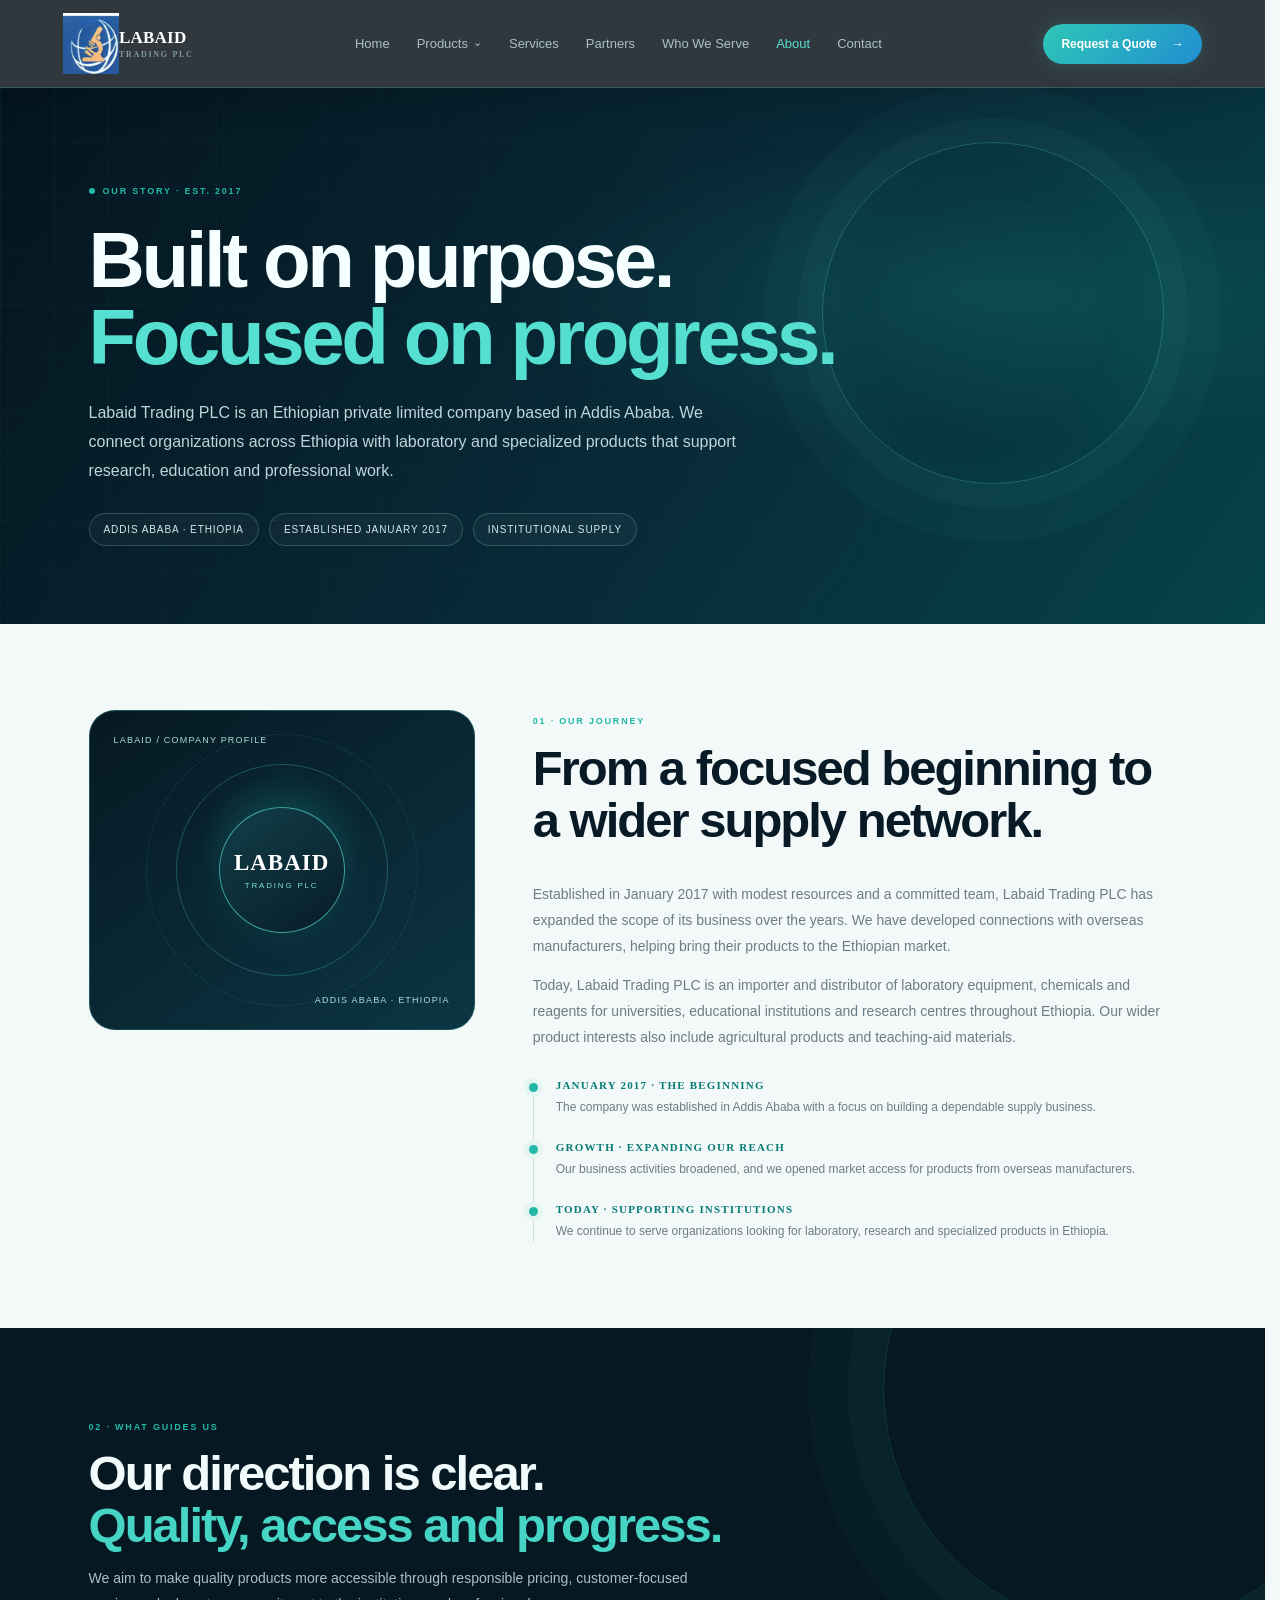
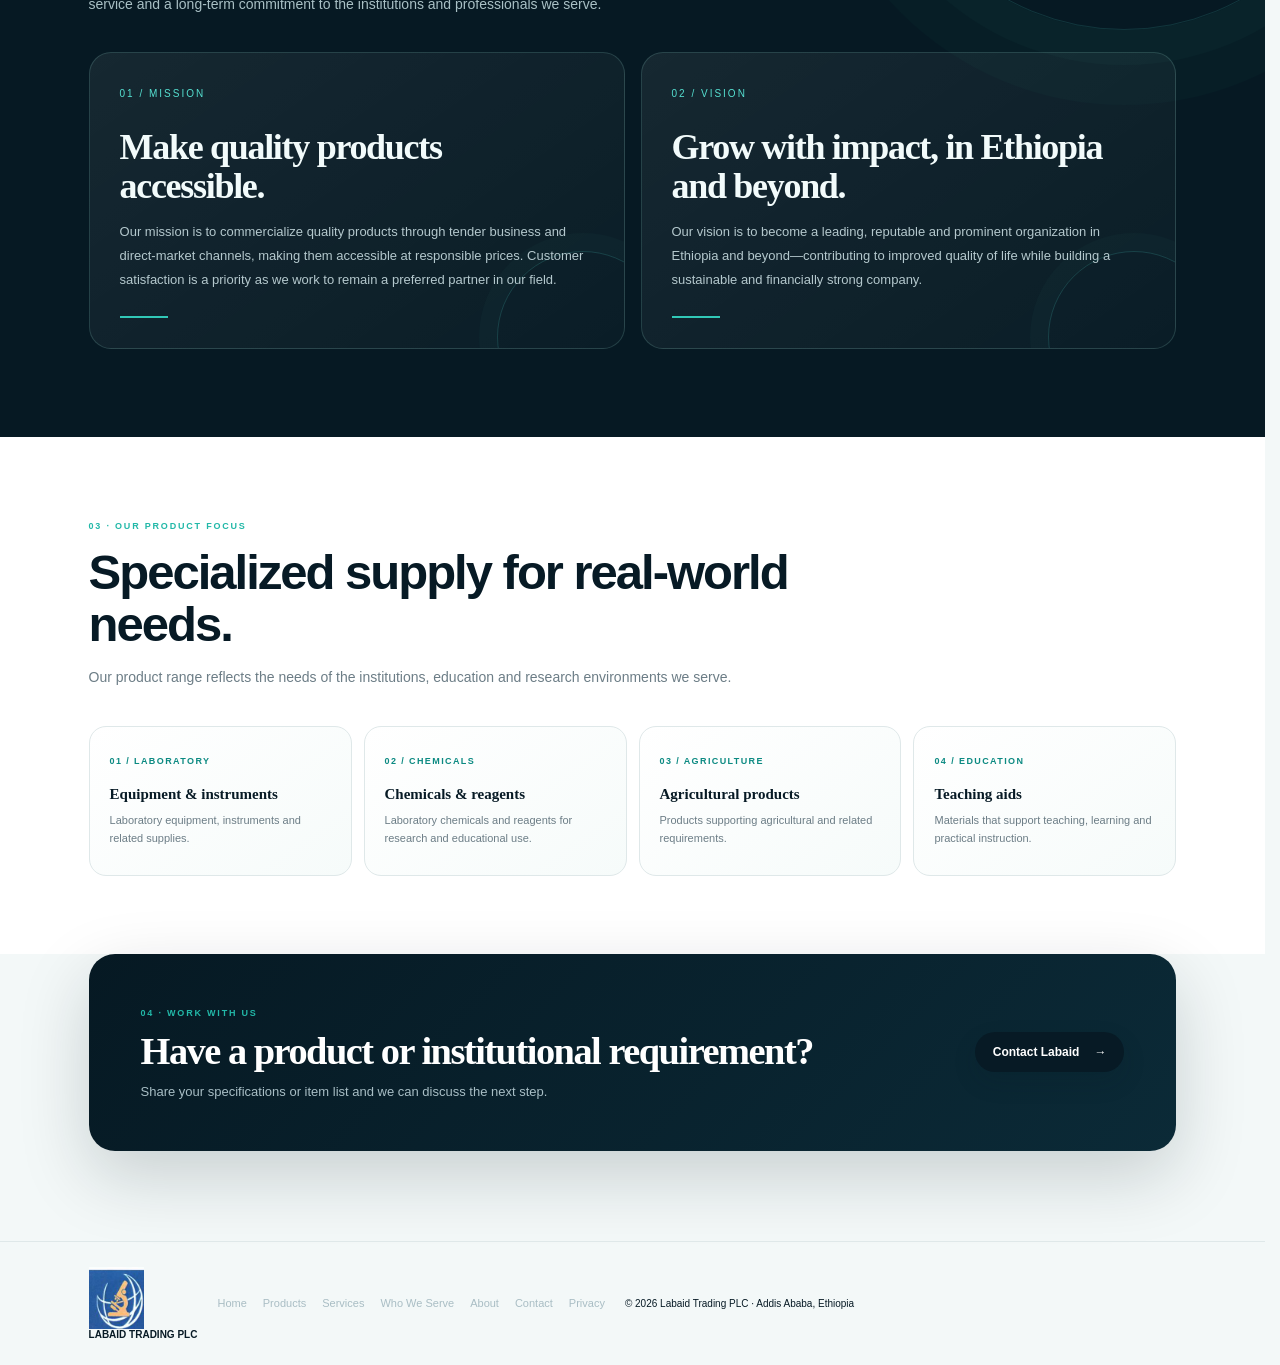
<file: about.html>
<!doctype html>
<html lang="en">
<head>
<meta charset="utf-8">
<meta name="viewport" content="width=device-width,initial-scale=1">
<meta name="description" content="Discover Labaid Trading PLC's history, mission and vision. An Ethiopian importer and distributor of laboratory equipment, chemicals, reagents and specialized supplies.">
<meta name="theme-color" content="#061923">
<title>About Labaid Trading PLC | Our Story, Mission & Vision</title>
<link rel="stylesheet" href="styles.css"><link rel="stylesheet" href="responsive-upgrade.css">
<style>
/* About-page experience: a restrained sci-fi aesthetic that stays consistent with Labaid's existing identity. */
.about-orbit-hero{position:relative;isolation:isolate;overflow:hidden;min-height:470px;padding:92px 7% 78px;background:radial-gradient(ellipse at 78% 38%,rgba(34,184,168,.18),transparent 34%),linear-gradient(125deg,#04151e,#082b39 58%,#06434a);color:#f5ffff}
.about-orbit-hero:before{content:"";position:absolute;inset:0;z-index:-1;opacity:.18;background-image:linear-gradient(rgba(126,232,220,.2) 1px,transparent 1px),linear-gradient(90deg,rgba(126,232,220,.2) 1px,transparent 1px);background-size:54px 54px;mask-image:linear-gradient(110deg,#000,transparent 82%)}
.about-orbit-hero:after{content:"";position:absolute;z-index:-1;width:340px;height:340px;right:8%;top:54px;border:1px solid rgba(92,226,212,.28);border-radius:50%;box-shadow:0 0 0 24px rgba(92,226,212,.035),0 0 0 58px rgba(92,226,212,.025),inset 0 0 65px rgba(34,184,168,.08)}
.about-orbit-hero .hero-copy{max-width:780px}
.about-orbit-hero h1{font:800 clamp(42px,6.5vw,78px)/.98 Manrope,sans-serif;letter-spacing:-3.4px;margin:24px 0}
.about-orbit-hero h1 em{font-style:normal;color:#55dfd0}
.about-orbit-hero p{max-width:650px;color:#c0d4d9;font-size:16px;line-height:1.8}
.about-meta{display:flex;flex-wrap:wrap;gap:10px;margin-top:28px}
.about-meta span{border:1px solid rgba(170,235,228,.22);background:rgba(255,255,255,.035);border-radius:999px;padding:10px 14px;font-size:10px;letter-spacing:.9px;color:#d7e9e9}
.about-section{padding:86px 7%}
.about-section-head{max-width:760px;margin-bottom:35px}
.about-section-head h2,.about-values-head h2{font:800 clamp(31px,4vw,49px)/1.06 Manrope,sans-serif;letter-spacing:-2px;margin:14px 0}
.about-section-head p,.about-history-copy p{color:var(--muted);font-size:14px;line-height:1.85}
.about-history{display:grid;grid-template-columns:.75fr 1.25fr;gap:58px;align-items:start}
.about-history-visual{min-height:320px;border-radius:26px;position:relative;overflow:hidden;background:radial-gradient(circle at 50% 42%,rgba(50,214,196,.19),transparent 30%),linear-gradient(145deg,#061923,#0c3543);border:1px solid rgba(67,192,180,.28);display:grid;place-items:center}
.about-history-visual:before,.about-history-visual:after{content:"";position:absolute;border:1px solid rgba(85,223,208,.28);border-radius:50%;width:210px;height:210px}
.about-history-visual:after{width:270px;height:270px;border-style:dashed;opacity:.6}
.about-history-core{width:126px;height:126px;border-radius:50%;display:flex;flex-direction:column;align-items:center;justify-content:center;background:linear-gradient(145deg,#123e49,#071d27);border:1px solid rgba(85,223,208,.65);box-shadow:0 0 42px rgba(34,184,168,.13);color:#fff;z-index:1}
.about-history-core strong{font:800 23px Manrope;letter-spacing:1px}.about-history-core small{font-size:8px;letter-spacing:1.8px;color:#7ce1d5;margin-top:5px}
.about-history-tag{position:absolute;z-index:2;font-size:9px;letter-spacing:1.2px;color:#a9dcd8}.about-history-tag.tag-top{top:24px;left:24px}.about-history-tag.tag-bottom{right:24px;bottom:24px}
.about-history-copy h3{font:800 25px/1.2 Manrope;letter-spacing:-.8px;margin:0 0 16px;color:var(--ink)}
.about-timeline{display:grid;gap:0;margin-top:28px;border-left:1px solid #c7e4e0;padding-left:22px}
.about-timeline-item{position:relative;padding:0 0 23px}
.about-timeline-item:last-child{padding-bottom:0}
.about-timeline-item:before{content:"";position:absolute;width:9px;height:9px;border-radius:50%;left:-27px;top:4px;background:#22b8a8;box-shadow:0 0 0 5px #e5f5f2}
.about-timeline-item b{display:block;font:800 11px Manrope;letter-spacing:1.2px;color:#087d77;margin-bottom:6px}
.about-timeline-item p{margin:0;font-size:12px;line-height:1.75;color:var(--muted)}
.about-values{background:#061923;color:#f2fbfb;padding:88px 7%;position:relative;overflow:hidden}
.about-values:before{content:"";position:absolute;right:-100px;top:-180px;width:480px;height:480px;border:1px solid rgba(85,223,208,.14);border-radius:50%;box-shadow:0 0 0 35px rgba(85,223,208,.025),0 0 0 75px rgba(85,223,208,.018);pointer-events:none}
.about-values-head{max-width:740px;position:relative}.about-values-head p{color:#a9c0c5;line-height:1.8;font-size:14px;max-width:620px}
.about-values-grid{display:grid;grid-template-columns:1fr 1fr;gap:16px;margin-top:35px;position:relative}
.about-value-card{min-height:250px;padding:30px;border:1px solid rgba(152,218,212,.18);border-radius:22px;background:linear-gradient(145deg,rgba(255,255,255,.065),rgba(255,255,255,.02));position:relative;overflow:hidden}
.about-value-card:after{content:"";position:absolute;right:-45px;bottom:-75px;width:170px;height:170px;border:1px solid rgba(85,223,208,.18);border-radius:50%;box-shadow:0 0 0 18px rgba(85,223,208,.025)}
.about-value-number{font-size:10px;letter-spacing:2px;color:#55dfd0}
.about-value-card h3{font:800 clamp(25px,3vw,36px)/1.1 Manrope;letter-spacing:-1.3px;margin:27px 0 13px}
.about-value-card p{max-width:520px;color:#b4c8cd;font-size:13px;line-height:1.85;margin:0;position:relative;z-index:1}
.about-value-card .value-line{height:2px;width:48px;background:#31c8b7;margin-top:24px}
.about-range{padding:78px 7%;background:#fff}
.about-range-grid{display:grid;grid-template-columns:repeat(4,1fr);gap:12px;margin-top:28px}
.about-range-item{border:1px solid var(--line);border-radius:17px;padding:23px 20px;min-height:150px;background:linear-gradient(145deg,#fff,#f6fbfa)}
.about-range-item span{font-size:9px;color:var(--accent);letter-spacing:1.4px;font-weight:800}
.about-range-item h3{font:800 15px Manrope;margin:18px 0 8px}
.about-range-item p{font-size:11px;line-height:1.65;color:var(--muted);margin:0}
@media(max-width:800px){.about-orbit-hero{padding:74px 6% 62px}.about-orbit-hero:after{right:-180px;opacity:.55}.about-section,.about-values,.about-range{padding:65px 6%}.about-history{grid-template-columns:1fr;gap:30px}.about-history-visual{min-height:260px}.about-values-grid{grid-template-columns:1fr}.about-range-grid{grid-template-columns:repeat(2,1fr)}}
@media(max-width:480px){.about-orbit-hero h1{letter-spacing:-2.3px}.about-meta{gap:7px}.about-meta span{font-size:9px}.about-range-grid{grid-template-columns:1fr}.about-value-card{padding:25px;min-height:220px}}
</style>
</head>
<body>
<div class="site-progress" aria-hidden="true"><span></span></div>
<header class="nav">
<a class="brand" href="index.html"><img class="brand-logo" src="labaid-logo.svg" alt="Labaid Trading PLC logo"><span>LABAID <small>TRADING PLC</small></span></a>
<nav>
<a href="index.html">Home</a>
<div class="nav-products-wrap">
<button class="nav-mega-trigger" type="button" aria-expanded="false">Products <span>⌄</span></button>
<div class="mega-menu" aria-label="Product categories">
<div class="mega-intro"><span class="eyebrow small">Labaid catalogue</span><strong>Explore the supply universe.</strong><p>Browse selected equipment and chemicals, then move directly to the live catalogue.</p><a href="products.html">Open full catalogue <span>→</span></a></div>
<div class="mega-links">
<a href="products.html?category=Laboratory%20Devices%20%26%20Instruments"><span class="mega-icon">⌬</span><strong>Laboratory</strong><small>Equipment &amp; instruments</small></a>
<a href="products.html?category=Laboratory%20Chemicals%20%26%20Reagents"><span class="mega-icon">◌</span><strong>Chemicals</strong><small>Reagents &amp; laboratory chemicals</small></a>
<a href="products.html"><span class="mega-icon">◈</span><strong>Scientific</strong><small>Research &amp; measurement</small></a>
<a href="products.html"><span class="mega-icon">✚</span><strong>Medical</strong><small>Clinical &amp; healthcare equipment</small></a>
</div>
<div class="mega-live"><span>LIVE</span><strong id="megaLiveCount">363</strong><small>published catalogue items</small></div>
</div>
</div>
<a href="services.html">Services</a><a href="partners.html">Partners</a><a href="who-we-serve.html">Who We Serve</a><a class="active" href="about.html">About</a><a href="contact.html">Contact</a>
</nav>
<button class="nav-menu" aria-label="Open menu" aria-expanded="false">☰</button><a class="nav-cta" href="contact.html">Request a Quote <span>→</span></a>
</header>
<main>
<section class="about-orbit-hero">
<div class="hero-copy">
<div class="eyebrow"><span></span> OUR STORY · EST. 2017</div>
<h1>Built on purpose.<br><em>Focused on progress.</em></h1>
<p>Labaid Trading PLC is an Ethiopian private limited company based in Addis Ababa. We connect organizations across Ethiopia with laboratory and specialized products that support research, education and professional work.</p>
<div class="about-meta"><span>ADDIS ABABA · ETHIOPIA</span><span>ESTABLISHED JANUARY 2017</span><span>INSTITUTIONAL SUPPLY</span></div>
</div>
</section>
<section class="about-section">
<div class="about-history">
<div class="about-history-visual" aria-label="Labaid Trading PLC company identity graphic">
<span class="about-history-tag tag-top">LABAID / COMPANY PROFILE</span>
<div class="about-history-core"><strong>LABAID</strong><small>TRADING PLC</small></div>
<span class="about-history-tag tag-bottom">ADDIS ABABA · ETHIOPIA</span>
</div>
<div class="about-history-copy">
<div class="about-section-head"><span class="eyebrow small">01 · OUR JOURNEY</span><h2>From a focused beginning to a wider supply network.</h2></div>
<p>Established in January 2017 with modest resources and a committed team, Labaid Trading PLC has expanded the scope of its business over the years. We have developed connections with overseas manufacturers, helping bring their products to the Ethiopian market.</p>
<p>Today, Labaid Trading PLC is an importer and distributor of laboratory equipment, chemicals and reagents for universities, educational institutions and research centres throughout Ethiopia. Our wider product interests also include agricultural products and teaching-aid materials.</p>
<div class="about-timeline">
<div class="about-timeline-item"><b>JANUARY 2017 · THE BEGINNING</b><p>The company was established in Addis Ababa with a focus on building a dependable supply business.</p></div>
<div class="about-timeline-item"><b>GROWTH · EXPANDING OUR REACH</b><p>Our business activities broadened, and we opened market access for products from overseas manufacturers.</p></div>
<div class="about-timeline-item"><b>TODAY · SUPPORTING INSTITUTIONS</b><p>We continue to serve organizations looking for laboratory, research and specialized products in Ethiopia.</p></div>
</div>
</div>
</div>
</section>
<section class="about-values">
<div class="about-values-head"><span class="eyebrow small">02 · WHAT GUIDES US</span><h2>Our direction is clear.<br><em>Quality, access and progress.</em></h2><p>We aim to make quality products more accessible through responsible pricing, customer-focused service and a long-term commitment to the institutions and professionals we serve.</p></div>
<div class="about-values-grid">
<article class="about-value-card"><span class="about-value-number">01 / MISSION</span><h3>Make quality products accessible.</h3><p>Our mission is to commercialize quality products through tender business and direct-market channels, making them accessible at responsible prices. Customer satisfaction is a priority as we work to remain a preferred partner in our field.</p><div class="value-line"></div></article>
<article class="about-value-card"><span class="about-value-number">02 / VISION</span><h3>Grow with impact, in Ethiopia and beyond.</h3><p>Our vision is to become a leading, reputable and prominent organization in Ethiopia and beyond—contributing to improved quality of life while building a sustainable and financially strong company.</p><div class="value-line"></div></article>
</div>
</section>
<section class="about-range">
<div class="about-section-head"><span class="eyebrow small">03 · OUR PRODUCT FOCUS</span><h2>Specialized supply for real-world needs.</h2><p>Our product range reflects the needs of the institutions, education and research environments we serve.</p></div>
<div class="about-range-grid">
<div class="about-range-item"><span>01 / LABORATORY</span><h3>Equipment &amp; instruments</h3><p>Laboratory equipment, instruments and related supplies.</p></div>
<div class="about-range-item"><span>02 / CHEMICALS</span><h3>Chemicals &amp; reagents</h3><p>Laboratory chemicals and reagents for research and educational use.</p></div>
<div class="about-range-item"><span>03 / AGRICULTURE</span><h3>Agricultural products</h3><p>Products supporting agricultural and related requirements.</p></div>
<div class="about-range-item"><span>04 / EDUCATION</span><h3>Teaching aids</h3><p>Materials that support teaching, learning and practical instruction.</p></div>
</div>
</section>
<section class="cta-strip"><div><span class="eyebrow small">04 · WORK WITH US</span><h2>Have a product or institutional requirement?</h2><p>Share your specifications or item list and we can discuss the next step.</p></div><a class="primary" href="contact.html">Contact Labaid <span>→</span></a></section>
</main>
<footer><div class="footer-bottom"><div><img class="brand-logo" src="labaid-logo.svg" alt="Labaid Trading PLC logo"><b>LABAID TRADING PLC</b></div><div class="footer-links"><a href="index.html">Home</a><a href="products.html">Products</a><a href="services.html">Services</a><a href="who-we-serve.html">Who We Serve</a><a href="about.html">About</a><a href="contact.html">Contact</a><a href="privacy.html">Privacy</a></div><span>© 2026 Labaid Trading PLC · Addis Ababa, Ethiopia</span></div></footer>
<script src="app.js"></script>
</body>
</html>
</file>
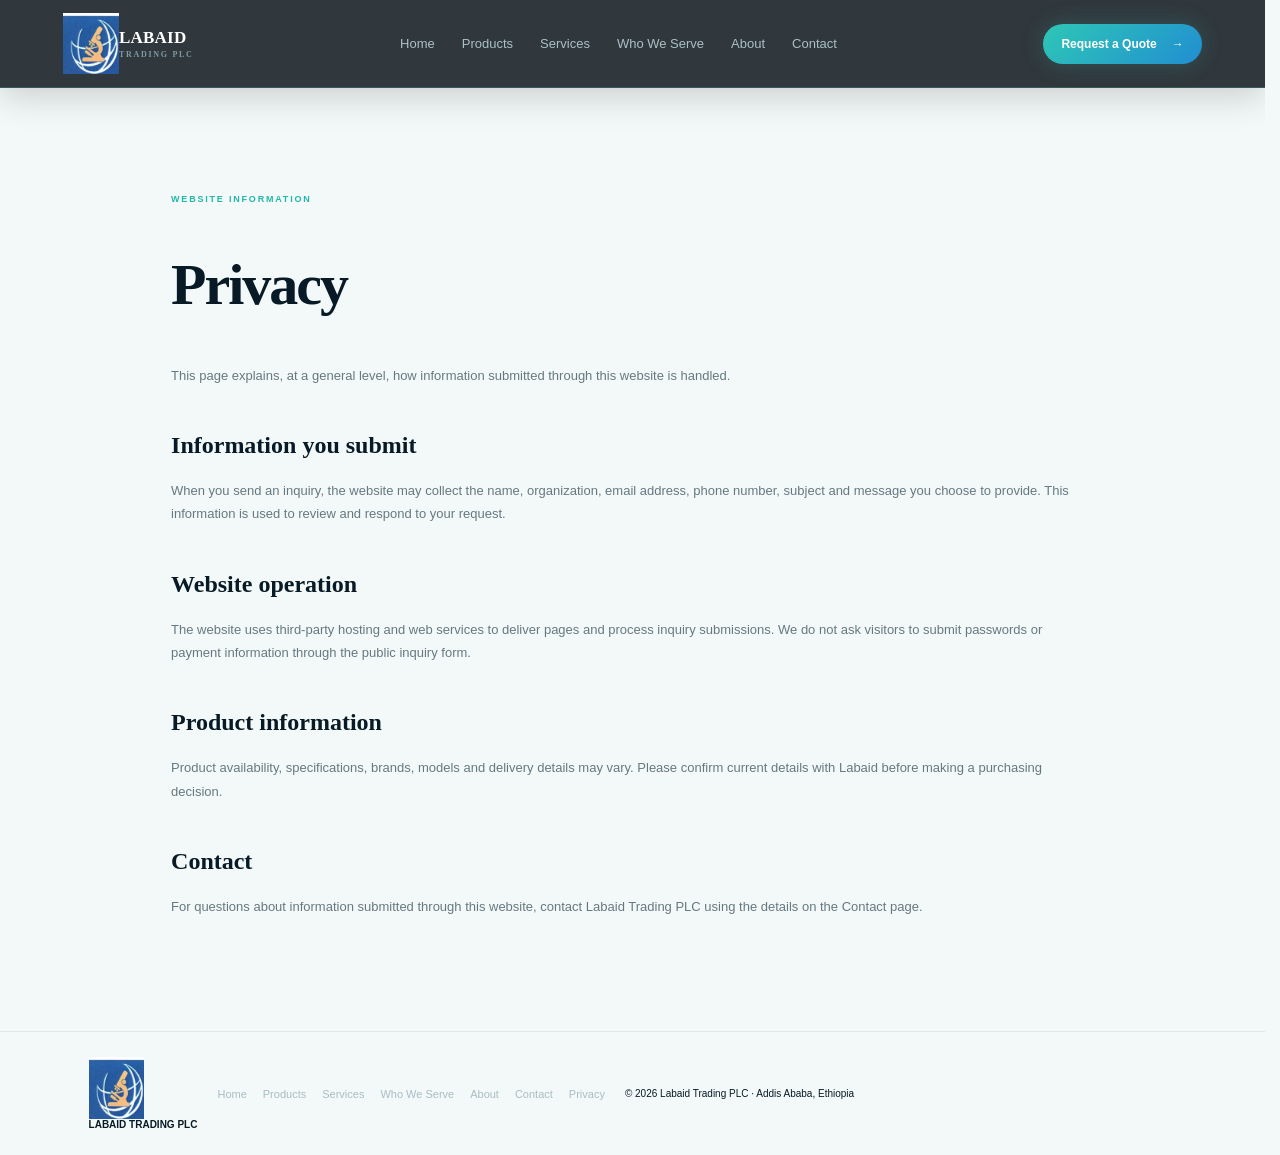
<file: privacy.html>
<!doctype html><html lang="en"><head><meta charset="utf-8"><meta name="viewport" content="width=device-width,initial-scale=1"><meta name="description" content="Privacy information for visitors and inquiry submissions to Labaid Trading PLC."><meta name="theme-color" content="#061923"><title>Labaid Trading PLC | Privacy</title><link rel="stylesheet" href="styles.css"><link rel="stylesheet" href="responsive-upgrade.css"></head><body><header class="nav"><a class="brand" href="index.html"><img class="brand-logo" src="labaid-logo.svg" alt="Labaid Trading PLC logo"><span>LABAID <small>TRADING PLC</small></span></a><nav><a href="index.html">Home</a><a href="products.html">Products</a><a href="services.html">Services</a><a href="who-we-serve.html">Who We Serve</a><a href="about.html">About</a><a href="contact.html">Contact</a></nav><button class="nav-menu" aria-label="Open menu" aria-expanded="false">☰</button><a class="nav-cta" href="contact.html">Request a Quote <span>→</span></a></header><main><section class="legal-page"><span class="eyebrow small">Website information</span><h1>Privacy</h1><p>This page explains, at a general level, how information submitted through this website is handled.</p><h2>Information you submit</h2><p>When you send an inquiry, the website may collect the name, organization, email address, phone number, subject and message you choose to provide. This information is used to review and respond to your request.</p><h2>Website operation</h2><p>The website uses third-party hosting and web services to deliver pages and process inquiry submissions. We do not ask visitors to submit passwords or payment information through the public inquiry form.</p><h2>Product information</h2><p>Product availability, specifications, brands, models and delivery details may vary. Please confirm current details with Labaid before making a purchasing decision.</p><h2>Contact</h2><p>For questions about information submitted through this website, contact Labaid Trading PLC using the details on the Contact page.</p></section></main><footer><div class="footer-bottom"><div><img class="brand-logo" src="labaid-logo.svg" alt="Labaid Trading PLC logo"><b>LABAID TRADING PLC</b></div><div class="footer-links"><a href="index.html">Home</a><a href="products.html">Products</a><a href="services.html">Services</a><a href="who-we-serve.html">Who We Serve</a><a href="about.html">About</a><a href="contact.html">Contact</a><a href="privacy.html">Privacy</a></div><span>© 2026 Labaid Trading PLC · Addis Ababa, Ethiopia</span></div></footer><script src="app.js"></script></body></html>
</file>
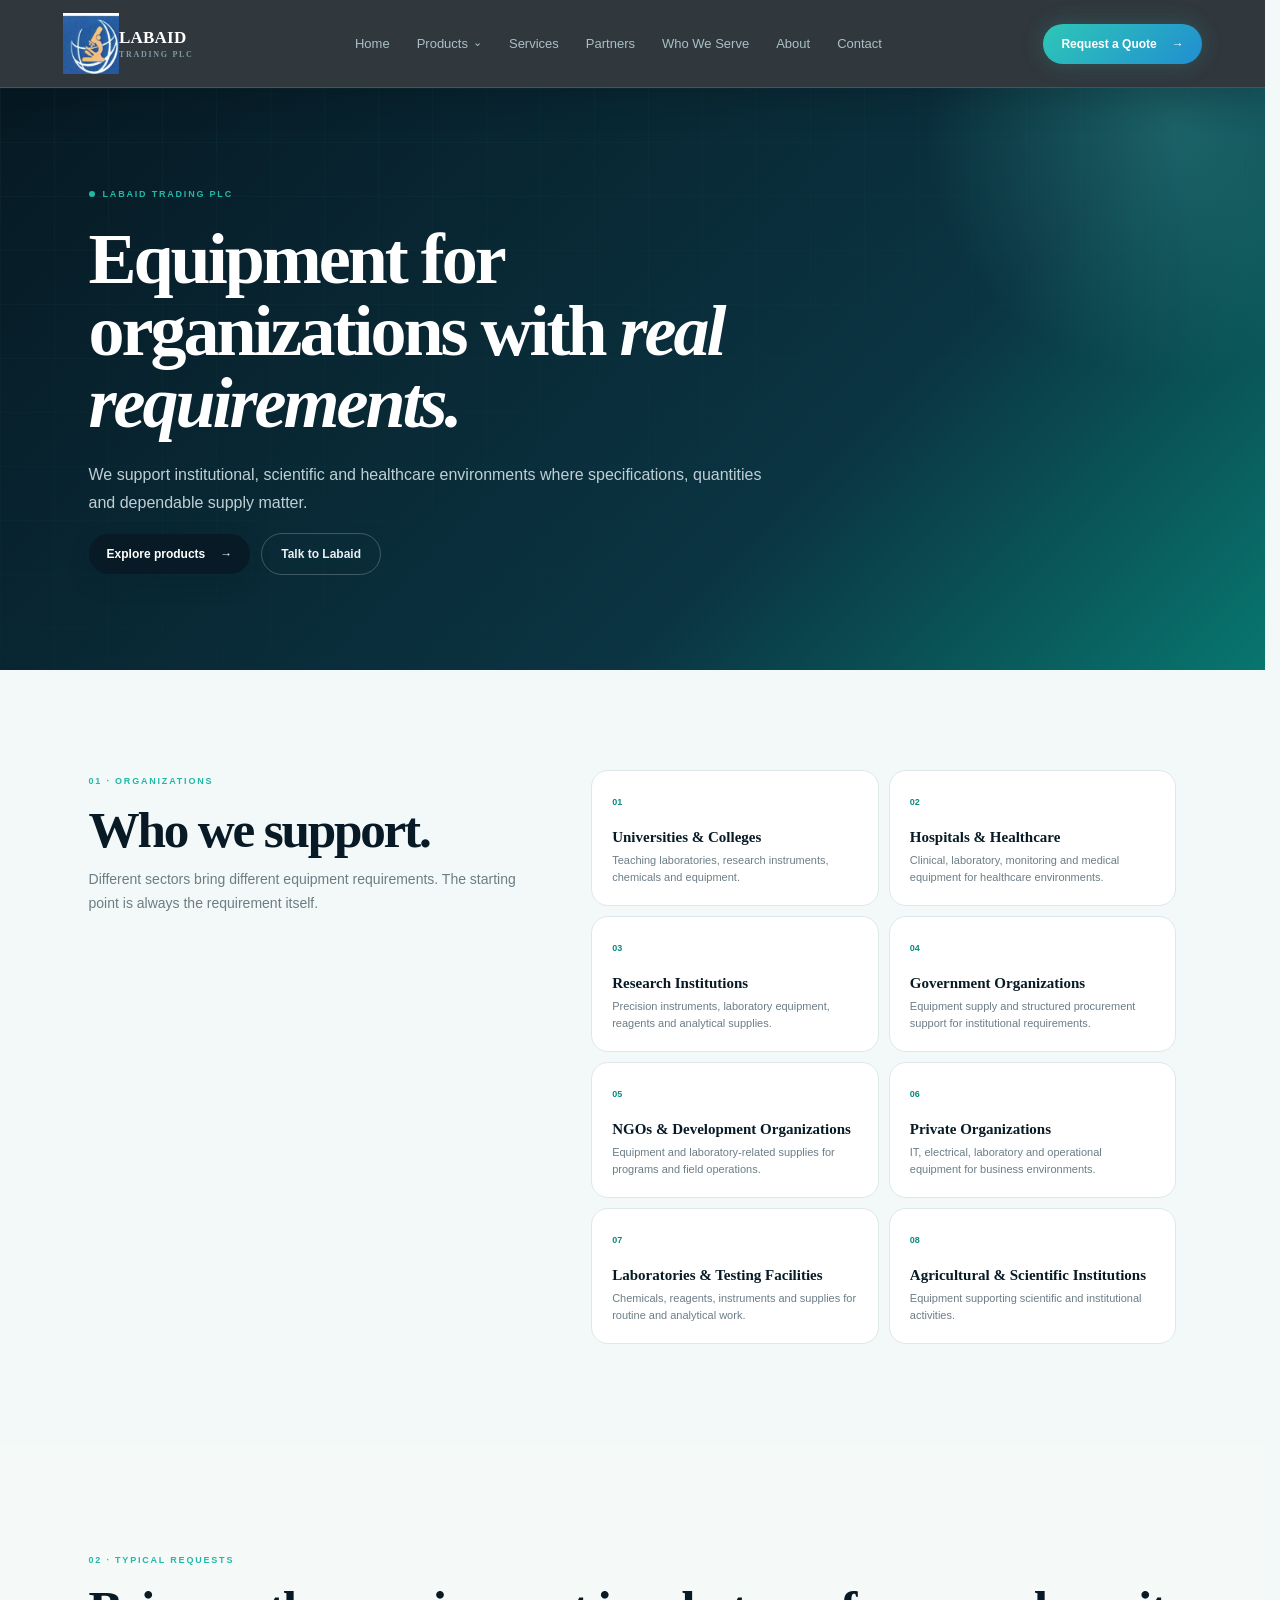
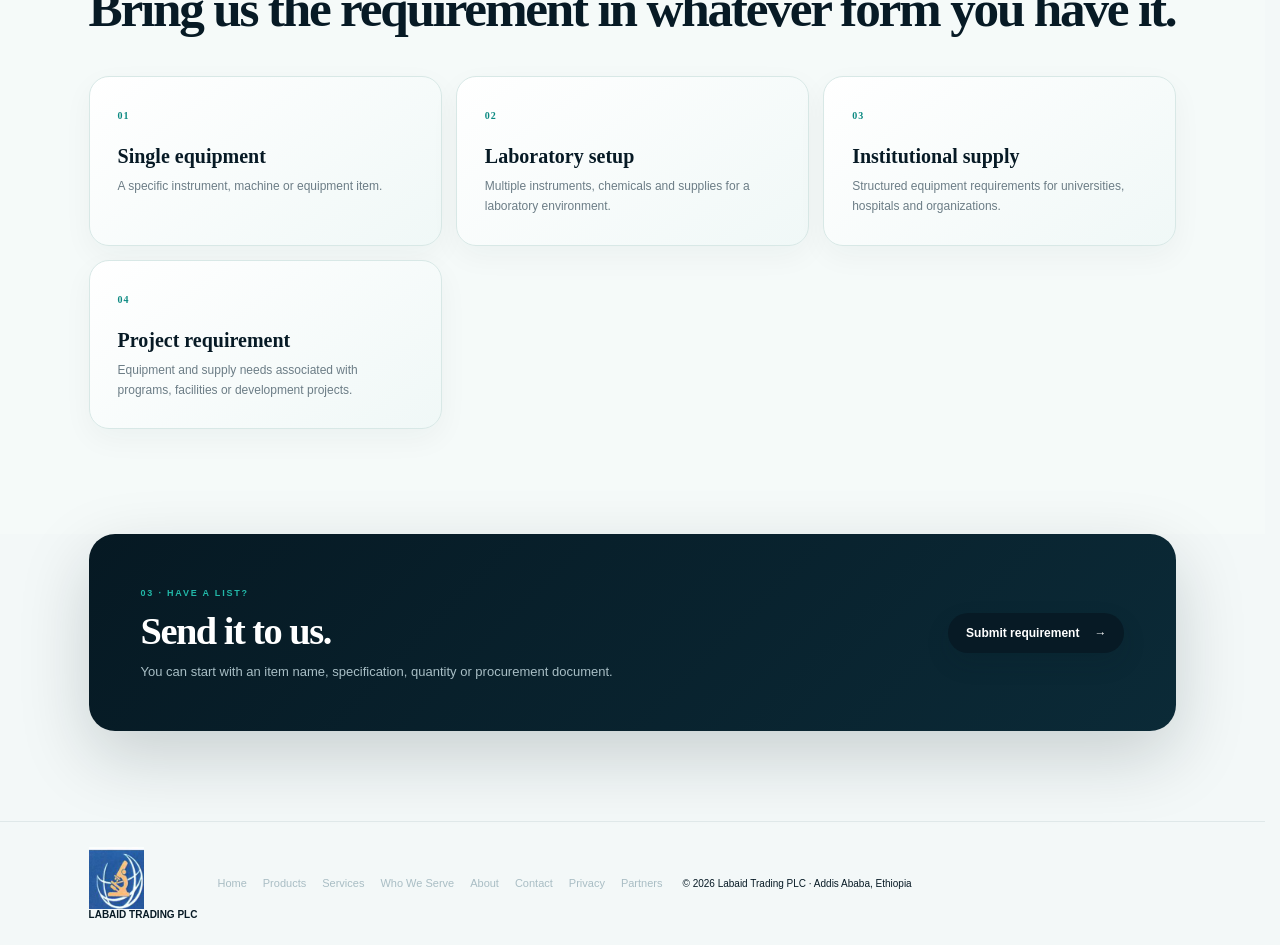
<file: who-we-serve.html>
<!doctype html><html lang="en"><head><meta charset="utf-8"><meta name="viewport" content="width=device-width,initial-scale=1"><meta name="description" content="Labaid Trading PLC supports universities, hospitals, research institutions, government, NGOs, laboratories and private organizations in Ethiopia."><meta name="theme-color" content="#061923"><title>Labaid Trading PLC | Who We Serve</title><link rel="stylesheet" href="styles.css"><link rel="stylesheet" href="responsive-upgrade.css"></head><body><div class="site-progress" aria-hidden="true"><span></span></div><header class="nav"><a class="brand" href="index.html"><img class="brand-logo" src="labaid-logo.svg" alt="Labaid Trading PLC logo"><span>LABAID <small>TRADING PLC</small></span></a><nav>
<a  href="index.html">Home</a>
<div class="nav-products-wrap">
  <button class="nav-mega-trigger" type="button" aria-expanded="false">Products <span>⌄</span></button>
  <div class="mega-menu" aria-label="Product categories">
    <div class="mega-intro"><span class="eyebrow small">Labaid catalogue</span><strong>Explore the supply universe.</strong><p>Browse selected equipment and chemicals, then move directly to the live catalogue.</p><a href="products.html">Open full catalogue <span>→</span></a></div>
    <div class="mega-links">
      <a href="products.html?category=Laboratory%20Devices%20%26%20Instruments"><span class="mega-icon">⌬</span><strong>Laboratory</strong><small>Equipment & instruments</small></a>
      <a href="products.html?category=Laboratory%20Chemicals%20%26%20Reagents"><span class="mega-icon">◌</span><strong>Chemicals</strong><small>Reagents & laboratory chemicals</small></a>
      <a href="products.html"><span class="mega-icon">◈</span><strong>Scientific</strong><small>Research & measurement</small></a>
      <a href="products.html"><span class="mega-icon">✚</span><strong>Medical</strong><small>Clinical & healthcare equipment</small></a>
    </div>
    <div class="mega-live"><span>LIVE</span><strong id="megaLiveCount">363</strong><small>published catalogue items</small></div>
  </div>
</div>
<a href="services.html">Services</a><a href="partners.html">Partners</a><a href="who-we-serve.html">Who We Serve</a><a href="about.html">About</a><a href="contact.html">Contact</a>
</nav><button class="nav-menu" aria-label="Open menu" aria-expanded="false">☰</button><a class="nav-cta" href="contact.html">Request a Quote <span>→</span></a></header><main><section class="page-hero"><div class="hero-copy"><div class="eyebrow"><span></span> LABAID TRADING PLC</div><h1>Equipment for organizations with <em>real requirements.</em></h1><p>We support institutional, scientific and healthcare environments where specifications, quantities and dependable supply matter.</p><div class="hero-actions"><a class="primary" href="products.html">Explore products <span>→</span></a><a class="secondary" href="contact.html">Talk to Labaid</a></div></div></section><section class="sectors page-section"><div class="sector-intro"><span class="eyebrow small">01 · Organizations</span><h2>Who we support.</h2><p>Different sectors bring different equipment requirements. The starting point is always the requirement itself.</p></div><div class="sector-grid"><div><span>01</span><strong>Universities & Colleges</strong><p>Teaching laboratories, research instruments, chemicals and equipment.</p></div><div><span>02</span><strong>Hospitals & Healthcare</strong><p>Clinical, laboratory, monitoring and medical equipment for healthcare environments.</p></div><div><span>03</span><strong>Research Institutions</strong><p>Precision instruments, laboratory equipment, reagents and analytical supplies.</p></div><div><span>04</span><strong>Government Organizations</strong><p>Equipment supply and structured procurement support for institutional requirements.</p></div><div><span>05</span><strong>NGOs & Development Organizations</strong><p>Equipment and laboratory-related supplies for programs and field operations.</p></div><div><span>06</span><strong>Private Organizations</strong><p>IT, electrical, laboratory and operational equipment for business environments.</p></div><div><span>07</span><strong>Laboratories & Testing Facilities</strong><p>Chemicals, reagents, instruments and supplies for routine and analytical work.</p></div><div><span>08</span><strong>Agricultural & Scientific Institutions</strong><p>Equipment supporting scientific and institutional activities.</p></div></div></section><section class="service-detail-section"><div class="sector-intro"><span class="eyebrow small">02 · Typical requests</span><h2>Bring us the requirement in whatever form you have it.</h2></div><div class="service-detail-grid"><div><span>01</span><h3>Single equipment</h3><p>A specific instrument, machine or equipment item.</p></div><div><span>02</span><h3>Laboratory setup</h3><p>Multiple instruments, chemicals and supplies for a laboratory environment.</p></div><div><span>03</span><h3>Institutional supply</h3><p>Structured equipment requirements for universities, hospitals and organizations.</p></div><div><span>04</span><h3>Project requirement</h3><p>Equipment and supply needs associated with programs, facilities or development projects.</p></div></div></section><section class="cta-strip"><div><span class="eyebrow small">03 · Have a list?</span><h2>Send it to us.</h2><p>You can start with an item name, specification, quantity or procurement document.</p></div><a class="primary" href="contact.html">Submit requirement <span>→</span></a></section></main><footer><div class="footer-bottom"><div><img class="brand-logo" src="labaid-logo.svg" alt="Labaid Trading PLC logo"><b>LABAID TRADING PLC</b></div><div class="footer-links"><a href="index.html">Home</a><a href="products.html">Products</a><a href="services.html">Services</a><a href="who-we-serve.html">Who We Serve</a><a href="about.html">About</a><a href="contact.html">Contact</a><a href="privacy.html">Privacy</a><a href="partners.html">Partners</a></div><span>© 2026 Labaid Trading PLC · Addis Ababa, Ethiopia</span></div></footer><script src="app.js"></script></body></html>
</file>
<file: styles.css>
:root{--ink:#071a25;--ink2:#0b2735;--muted:#6c7d86;--paper:#f5f8f8;--card:#fff;--line:#dfe8e9;--accent:#0c8a82;--accent2:#22b8a8;--soft:#e5f5f2;--navy:#061923}
*{box-sizing:border-box}html{scroll-behavior:smooth}body{margin:0;background:var(--paper);color:var(--ink);font-family:"DM Sans",sans-serif}button,input,textarea{font:inherit}a{text-decoration:none;color:inherit}.nav{height:88px;display:flex;align-items:center;justify-content:space-between;padding:0 5%;position:sticky;top:0;z-index:20;background:rgba(245,248,248,.88);backdrop-filter:blur(18px);border-bottom:1px solid rgba(7,26,37,.08)}.brand{display:flex;align-items:center;gap:10px;font:800 17px Manrope;letter-spacing:.2px}.brand small{display:block;font:600 8px "DM Sans";letter-spacing:1.7px;color:var(--muted);margin-top:2px}.brand-mark{display:grid;place-items:center;width:34px;height:34px;border-radius:11px;background:var(--ink);color:#fff;font:800 17px Manrope}.nav nav{display:flex;gap:27px;font-size:13px;color:#52636b}.nav nav a:hover{color:var(--accent)}.nav-cta,.primary{display:inline-flex;align-items:center;gap:15px;border:0;border-radius:999px;background:var(--ink);color:#fff;padding:13px 18px;font-weight:700;font-size:12px;box-shadow:0 10px 25px rgba(7,26,37,.14);transition:.2s}.nav-cta:hover,.primary:hover{transform:translateY(-2px);background:#0d3443}.hero{min-height:700px;background:linear-gradient(135deg,#061923 0%,#0b2938 55%,#083f48 100%);color:#fff;display:grid;grid-template-columns:1.05fr .95fr;align-items:center;padding:70px 7%;position:relative;overflow:hidden}.hero-grid{position:absolute;inset:0;opacity:.17;background-image:linear-gradient(rgba(255,255,255,.15) 1px,transparent 1px),linear-gradient(90deg,rgba(255,255,255,.15) 1px,transparent 1px);background-size:70px 70px;mask-image:linear-gradient(to right,#000,transparent)}.orb{position:absolute;border-radius:50%;filter:blur(1px);opacity:.4}.orb-a{width:480px;height:480px;right:-130px;top:-160px;background:radial-gradient(circle,#1eb5a6,transparent 67%)}.orb-b{width:300px;height:300px;left:-180px;bottom:-160px;background:radial-gradient(circle,#146c82,transparent 67%)}.hero-copy{position:relative;z-index:1;max-width:760px}.eyebrow{display:inline-flex;align-items:center;gap:8px;text-transform:uppercase;letter-spacing:1.8px;font-size:9px;font-weight:800;color:var(--accent2)}.hero .eyebrow{color:#75e4d7}.eyebrow>span{width:6px;height:6px;border-radius:50%;background:currentColor}.eyebrow.small{font-size:9px}.hero h1{font:800 clamp(45px,6vw,78px)/.99 Manrope;letter-spacing:-3.8px;margin:24px 0 25px}.hero h1 em,h2 em{font-style:normal;color:#46d5c5}.hero p{max-width:650px;color:#bfd0d5;font-size:16px;line-height:1.75;margin:0 0 30px}.hero-actions{display:flex;gap:11px;align-items:center}.hero .primary{background:var(--accent2);color:#05201f}.hero .primary:hover{background:#5de0d3}.secondary{border:1px solid rgba(255,255,255,.22);border-radius:999px;padding:13px 19px;font-weight:700;font-size:12px;color:#e7f0f2}.hero-proof{display:flex;gap:13px;align-items:center;margin-top:50px;color:#88a3ac;font-size:10px;text-transform:uppercase;letter-spacing:.8px}.hero-proof span{color:#4ed8c9}.hero-proof b{color:#d8e4e7;font-weight:600;margin-right:12px}.hero-panel{position:relative;z-index:1;justify-self:end;width:min(420px,100%);height:440px;border:1px solid rgba(255,255,255,.14);border-radius:30px;background:linear-gradient(145deg,rgba(255,255,255,.08),rgba(255,255,255,.025));box-shadow:0 35px 100px rgba(0,0,0,.25);backdrop-filter:blur(8px);padding:24px;display:flex;flex-direction:column;justify-content:space-between}.panel-top,.panel-bottom{display:flex;justify-content:space-between;color:#9bb4bc;font-size:9px;letter-spacing:1.4px}.panel-ring{flex:1;display:grid;place-items:center}.panel-ring:before{content:"";position:absolute;width:265px;height:265px;border:1px solid rgba(70,213,197,.28);border-radius:50%;box-shadow:0 0 0 24px rgba(70,213,197,.025),0 0 0 48px rgba(70,213,197,.018)}.ring-core{width:150px;height:150px;border-radius:50%;display:grid;place-items:center;text-align:center;background:radial-gradient(circle,#1b555e,#0a2934 70%);border:1px solid rgba(70,213,197,.55);font:800 26px/1 Manrope;letter-spacing:2px;position:relative}.ring-core small{font:600 7px "DM Sans";letter-spacing:2px;color:#7fd8d0}.intro{display:grid;grid-template-columns:1fr 1fr;gap:70px;padding:105px 7% 85px;background:#fff}.intro h2,.section-head h2,.sector-intro h2,.about h2,.cta h2{font:800 clamp(30px,4vw,52px)/1.06 Manrope;letter-spacing:-2.2px;margin:14px 0 0}.intro p,.sector-intro p,.about p,.cta p{color:var(--muted);line-height:1.75;font-size:14px;max-width:560px;margin:10px 0}.products{padding:80px 7% 110px}.section-head{display:flex;justify-content:space-between;align-items:end;gap:30px;margin-bottom:30px}.filter{display:flex;flex-wrap:wrap;gap:7px;justify-content:flex-end}.filter button{border:1px solid var(--line);background:#fff;color:#53656d;border-radius:999px;padding:9px 12px;font-size:10px;font-weight:700}.filter button.active,.filter button:hover{background:var(--ink);border-color:var(--ink);color:#fff}.product-grid{display:grid;grid-template-columns:repeat(3,1fr);gap:15px}.product-card{background:#fff;border:1px solid var(--line);border-radius:22px;overflow:hidden;transition:.25s}.product-card:hover{transform:translateY(-5px);box-shadow:0 22px 50px rgba(7,26,37,.09);border-color:#b8d4d2}.product-visual{height:180px;background:linear-gradient(135deg,#dff1ef,#f7fbfb);display:grid;place-items:center;position:relative;overflow:hidden}.product-visual:after{content:"";width:150px;height:150px;border-radius:50%;border:1px solid rgba(12,138,130,.2);box-shadow:0 0 0 22px rgba(12,138,130,.04),0 0 0 45px rgba(12,138,130,.025)}.product-symbol{position:absolute;z-index:1;font-size:42px}.product-body{padding:20px}.tag{font-size:9px;text-transform:uppercase;letter-spacing:1.3px;color:var(--accent);font-weight:800}.product-body h3{font:800 19px Manrope;margin:9px 0 7px}.product-body p{font-size:12px;color:var(--muted);line-height:1.55;margin:0 0 17px}.product-link{color:var(--ink);font-weight:800;font-size:11px}.empty{grid-column:1/-1;text-align:center;padding:60px;background:#fff;border:1px dashed var(--line);border-radius:22px;color:var(--muted)}.services{padding:100px 7%;background:#061923;color:#fff}.services .section-head h2{color:#fff}.service-grid{display:grid;grid-template-columns:repeat(3,1fr);gap:12px;margin-top:35px}.service-card{border:1px solid rgba(255,255,255,.1);border-radius:20px;background:rgba(255,255,255,.045);padding:25px;min-height:190px;transition:.2s}.service-card:hover{background:rgba(255,255,255,.075);transform:translateY(-3px)}.service-icon{font-size:28px}.service-card h3{font:700 18px Manrope;margin:20px 0 8px}.service-card p{font-size:12px;line-height:1.65;color:#9db0b7;margin:0}.sectors{padding:105px 7%;display:grid;grid-template-columns:.85fr 1.15fr;gap:70px}.sector-grid{display:grid;grid-template-columns:repeat(2,1fr);gap:10px}.sector-grid>div{background:#fff;border:1px solid var(--line);border-radius:17px;padding:20px}.sector-grid span{font-size:9px;color:var(--accent);font-weight:800}.sector-grid strong{display:block;font:700 15px Manrope;margin:20px 0 6px}.sector-grid p{font-size:11px;color:var(--muted);line-height:1.5;margin:0}.about{margin:0 7% 100px;background:var(--ink);color:#fff;border-radius:30px;padding:70px;display:grid;grid-template-columns:220px 1fr;gap:55px;align-items:center}.about-mark{width:170px;height:170px;border-radius:45px;display:grid;place-items:center;background:linear-gradient(135deg,var(--accent2),#0b5965);font:800 90px Manrope;box-shadow:0 25px 60px rgba(0,0,0,.2)}.about p{color:#aebfc5}.about-points{display:flex;flex-wrap:wrap;gap:9px;margin-top:25px}.about-points span{border:1px solid rgba(255,255,255,.13);border-radius:999px;padding:9px 12px;font-size:10px;color:#c7d7db}.cta{margin:0 7% 90px;padding:60px 6%;border-radius:28px;background:var(--soft);display:grid;grid-template-columns:1fr 1fr;gap:55px}.cta h2{margin-bottom:8px}.cta form{display:grid;grid-template-columns:1fr 1fr;gap:10px}.cta input,.cta textarea{border:1px solid #cddddd;background:#fff;border-radius:12px;padding:13px;outline:none;color:var(--ink)}.cta textarea{grid-column:1/-1;min-height:115px;resize:vertical}.cta input:focus,.cta textarea:focus{border-color:var(--accent)}.cta .primary{justify-content:center;grid-column:1/-1;background:var(--ink)}#formStatus{grid-column:1/-1;font-size:11px;color:var(--accent);min-height:15px}footer{padding:25px 7%;border-top:1px solid var(--line);display:flex;justify-content:space-between;align-items:center;color:#829199;font-size:10px;gap:20px}footer>div{display:flex;align-items:center;gap:9px;color:var(--ink)}footer .brand-mark{width:28px;height:28px;font-size:13px}.modal-backdrop{display:none;position:fixed;inset:0;background:rgba(2,15,21,.68);backdrop-filter:blur(8px);z-index:40;padding:20px}.modal-backdrop.open{display:grid;place-items:center}.modal{width:min(620px,100%);background:#fff;border-radius:25px;padding:35px;position:relative;box-shadow:0 35px 100px rgba(0,0,0,.3)}#modalClose{position:absolute;right:17px;top:15px;border:0;border-radius:50%;width:34px;height:34px;background:#edf2f2;font-size:22px;color:#60717a}.modal h2{font:800 30px Manrope;letter-spacing:-1.2px;margin:10px 0}.modal p{color:var(--muted);line-height:1.6}.modal .primary{margin-top:20px}.modal-meta{font-size:10px;text-transform:uppercase;letter-spacing:1px;color:var(--accent);font-weight:800}.modal a{color:var(--accent);font-weight:700}@media(max-width:900px){.nav nav{display:none}.hero{grid-template-columns:1fr;padding:80px 6%;min-height:auto}.hero-panel{display:none}.intro,.sectors,.cta{grid-template-columns:1fr}.product-grid,.service-grid{grid-template-columns:repeat(2,1fr)}.about{grid-template-columns:1fr;padding:45px}.about-mark{width:110px;height:110px;font-size:60px}.section-head{align-items:start;flex-direction:column}.filter{justify-content:flex-start}}@media(max-width:560px){.nav{height:80px;padding:0 18px}.nav-cta{display:none}.hero{padding:70px 20px}.hero h1{letter-spacing:-2.4px}.hero-proof{flex-wrap:wrap}.intro,.products,.services,.sectors{padding-left:20px;padding-right:20px}.product-grid,.service-grid,.sector-grid{grid-template-columns:1fr}.about{margin:0 20px 60px;padding:35px 25px}.cta{margin:0 20px 60px;padding:35px 25px}.cta form{grid-template-columns:1fr}.cta textarea,.cta .primary{grid-column:auto}footer{padding:22px 20px;flex-direction:column;align-items:flex-start}}
.brand-logo{height:62px;width:auto;display:block;object-fit:contain}.nav .brand{gap:0}.hero-photo{width:100%;height:100%;min-height:390px;object-fit:cover;border-radius:22px;opacity:.9;display:block}.hero-panel{overflow:hidden}.hero-panel .panel-top,.hero-panel .panel-bottom{position:relative;z-index:2}.hero-panel:has(.hero-photo){padding:18px}.hero-panel:has(.hero-photo) .panel-ring{position:relative;overflow:hidden;border-radius:22px}.hero-panel:has(.hero-photo) .panel-ring:before{display:none}.visual-strip{padding:0 7% 95px;display:grid;grid-template-columns:1.4fr 1fr 1fr;gap:14px}.visual-tile{min-height:270px;border-radius:24px;overflow:hidden;position:relative;background:#0b2735}.visual-tile img{width:100%;height:100%;object-fit:cover;display:block;transition:.4s}.visual-tile:hover img{transform:scale(1.04)}.visual-tile:after{content:"";position:absolute;inset:0;background:linear-gradient(180deg,transparent 35%,rgba(4,20,27,.72))}.visual-tile div{position:absolute;z-index:2;left:22px;bottom:20px;color:#fff}.visual-tile strong{display:block;font:700 17px Manrope}.visual-tile span{font-size:10px;color:#c8d8dc}.page-hero{min-height:500px;background:linear-gradient(135deg,#061923,#0b3442 65%,#08766e);color:#fff;padding:95px 7%;display:flex;align-items:center;position:relative;overflow:hidden}.page-hero:after{content:"";position:absolute;width:520px;height:520px;border-radius:50%;right:-170px;top:-220px;background:radial-gradient(circle,rgba(70,213,197,.28),transparent 68%)}.page-hero .hero-copy{max-width:800px}.page-hero h1{font:800 clamp(44px,6vw,72px)/1 Manrope;letter-spacing:-3px;margin:22px 0}.page-hero p{max-width:680px;color:#bfd0d5;font-size:16px;line-height:1.75}.page-section{padding:95px 7%}.page-contact{padding:65px 7%;background:var(--soft);display:grid;grid-template-columns:1fr 1fr;gap:50px}.contact-details{display:grid;gap:10px;margin-top:22px}.contact-details div{background:#fff;border:1px solid var(--line);border-radius:14px;padding:14px 16px}.contact-details b{display:block;font-size:10px;text-transform:uppercase;letter-spacing:1px;color:var(--accent);margin-bottom:4px}.contact-details span{font-size:13px;color:var(--ink)}.product-photo{width:100%;height:180px;object-fit:cover;display:block}.modal-product-photo{width:100%;max-height:280px;object-fit:cover;border-radius:15px;margin-bottom:20px}@media(max-width:900px){.visual-strip{grid-template-columns:1fr 1fr}.page-contact{grid-template-columns:1fr}}@media(max-width:560px){.visual-strip{grid-template-columns:1fr;padding-left:20px;padding-right:20px}.brand-logo{height:54px}.page-hero{padding:75px 20px}.page-section{padding-left:20px;padding-right:20px}.page-contact{padding-left:20px;padding-right:20px}}

.category-lead{color:var(--muted);font-size:13px;line-height:1.6;max-width:600px;margin:12px 0 0}.category-grid{display:grid;grid-template-columns:repeat(4,1fr);gap:14px;margin-top:34px}.category-card{background:#fff;border:1px solid var(--line);border-radius:24px;overflow:hidden;transition:.25s;box-shadow:0 8px 24px rgba(7,26,37,.04)}.category-card:hover{transform:translateY(-7px);box-shadow:0 25px 55px rgba(7,26,37,.12);border-color:#a8d4cf}.category-image{height:190px;overflow:hidden;background:#e8f3f2}.category-image img{width:100%;height:100%;object-fit:cover;display:block;transition:.4s}.category-card:hover .category-image img{transform:scale(1.06)}.category-content{padding:20px}.category-content>span{font-size:9px;color:var(--accent);font-weight:800;letter-spacing:1px}.category-content h3{font:800 18px/1.15 Manrope;margin:10px 0 8px}.category-content p{font-size:11px;color:var(--muted);line-height:1.55;min-height:52px}.category-content strong{display:flex;justify-content:space-between;align-items:center;margin-top:18px;font-size:11px;color:var(--ink)}.category-content strong b{font-size:18px;color:var(--accent)}.product-category-nav{display:grid;grid-template-columns:repeat(5,1fr);gap:10px;margin:0 0 30px}.mini-category{border:1px solid var(--line);background:#fff;border-radius:17px;padding:8px;display:grid;grid-template-columns:45px 1fr auto;gap:9px;align-items:center;transition:.2s}.mini-category img{width:45px;height:45px;border-radius:11px;object-fit:cover}.mini-category span{font-size:10px;font-weight:800;line-height:1.2;color:var(--ink)}.mini-category b{color:var(--accent);font-size:15px}.mini-category:hover,.mini-category.active{border-color:var(--accent);box-shadow:0 8px 22px rgba(12,138,130,.1);transform:translateY(-2px)}
@media(max-width:1000px){.category-grid{grid-template-columns:repeat(2,1fr)}.product-category-nav{grid-template-columns:repeat(2,1fr)}}@media(max-width:560px){.category-grid,.product-category-nav{grid-template-columns:1fr}.category-image{height:170px}}

.category-no-image{height:100%;display:grid;place-items:center;text-align:center;background:linear-gradient(135deg,#eef8f6,#d8eee9);color:#0b5e59;font:800 18px Manrope;letter-spacing:2px}.category-no-image span{display:block;font:600 10px "DM Sans";letter-spacing:1px;color:#6c7d86;margin-top:7px}.mini-category-symbol{width:45px;height:45px;border-radius:11px;background:#e5f5f2;display:grid;place-items:center;font-size:22px}.product-visual:has(.product-symbol):after{display:none}

/* Labaid futuristic visual system */
:root{--future-bg:#050d14;--future-panel:#0a1721;--future-panel2:#0d202b;--future-line:rgba(111,236,220,.16);--future-glow:#42ddca;--future-blue:#4ea9ff}
body{background:#f3f8f8}
.nav{background:rgba(5,13,20,.82);color:#eaf6f6;border-bottom:1px solid var(--future-line);box-shadow:0 8px 35px rgba(0,0,0,.16)}
.nav nav{color:#a9c0c6}.nav nav a:hover{color:var(--future-glow)}.brand{color:#fff}.brand small{color:#7e9ba3}.brand-mark{background:linear-gradient(135deg,#123846,#07151e);border:1px solid var(--future-line);box-shadow:0 0 22px rgba(66,221,202,.15)}
.nav-cta{background:linear-gradient(135deg,#2ec7b6,#218ed1);box-shadow:0 0 25px rgba(66,221,202,.18)}.nav-cta:hover{background:linear-gradient(135deg,#43e0ce,#38a5ef)}
.hero{background:radial-gradient(circle at 80% 20%,rgba(52,191,255,.16),transparent 27%),radial-gradient(circle at 20% 80%,rgba(66,221,202,.13),transparent 30%),linear-gradient(135deg,#030a10,#071923 55%,#062c38);min-height:730px}
.hero-grid{opacity:.25;background-size:55px 55px;background-image:linear-gradient(rgba(95,225,214,.10) 1px,transparent 1px),linear-gradient(90deg,rgba(95,225,214,.10) 1px,transparent 1px);mask-image:linear-gradient(90deg,#000 20%,transparent 90%)}
.hero h1{ text-shadow:0 0 35px rgba(66,221,202,.12)}.hero h1 em{ text-shadow:0 0 25px rgba(66,221,202,.28)}
.hero-panel{border-color:rgba(100,225,215,.22);background:linear-gradient(145deg,rgba(19,49,62,.72),rgba(4,16,24,.78));box-shadow:0 35px 100px rgba(0,0,0,.4),inset 0 0 50px rgba(66,221,202,.04)}
.panel-ring{position:relative}.panel-ring:after{content:"";position:absolute;width:310px;height:310px;border:1px solid rgba(78,169,255,.13);border-radius:50%;animation:futureSpin 18s linear infinite}
@keyframes futureSpin{to{transform:rotate(360deg)}}
.intro{background:#f7fbfb}.intro h2,.section-head h2{letter-spacing:-2.6px}
.products{background:linear-gradient(180deg,#f7fbfb,#edf5f5)}
.category-grid{gap:16px}
.category-card{background:linear-gradient(145deg,#fff,#f3f9f9)!important;border:1px solid #d4e5e5!important;box-shadow:0 12px 35px rgba(7,35,45,.05);transition:.35s cubic-bezier(.2,.8,.2,1)!important}
.category-card:hover{transform:translateY(-8px) scale(1.01)!important;border-color:rgba(66,221,202,.55)!important;box-shadow:0 25px 65px rgba(7,35,45,.13),0 0 30px rgba(66,221,202,.08)}
.category-image{background:radial-gradient(circle at 50% 40%,#e9ffff,#dceeee)!important}
.category-image img{object-fit:contain!important;padding:22px;mix-blend-mode:multiply}
.product-grid{gap:18px}
.product-card{border:1px solid #d5e5e5;background:linear-gradient(145deg,#fff,#f6fbfb);box-shadow:0 12px 35px rgba(7,35,45,.055);transition:.35s cubic-bezier(.2,.8,.2,1)}
.product-card:hover{transform:translateY(-8px);border-color:rgba(66,221,202,.6);box-shadow:0 28px 65px rgba(7,35,45,.13),0 0 28px rgba(66,221,202,.08)}
.product-visual{height:205px;background:radial-gradient(circle at 50% 45%,#fff,#e9f5f4 65%,#dceceb)}
.product-photo{position:relative;z-index:2;width:100%;height:100%;object-fit:contain;padding:22px;filter:drop-shadow(0 18px 18px rgba(5,35,43,.13));transition:.35s}
.product-card:hover .product-photo{transform:scale(1.055) translateY(-3px)}
.product-visual:after{width:175px;height:175px;border-color:rgba(66,221,202,.13);box-shadow:0 0 0 26px rgba(66,221,202,.035),0 0 0 52px rgba(78,169,255,.025)}
.services{background:radial-gradient(circle at 85% 15%,rgba(78,169,255,.13),transparent 24%),radial-gradient(circle at 10% 80%,rgba(66,221,202,.11),transparent 25%),#040d14}
.service-card{border-color:rgba(100,225,215,.13);background:linear-gradient(145deg,rgba(255,255,255,.065),rgba(255,255,255,.025));box-shadow:inset 0 1px rgba(255,255,255,.06);transition:.3s}
.service-card:hover{border-color:rgba(66,221,202,.42);box-shadow:0 0 35px rgba(66,221,202,.07),inset 0 1px rgba(255,255,255,.08)}
.about{background:radial-gradient(circle at 85% 20%,rgba(66,221,202,.12),transparent 25%),linear-gradient(135deg,#06141d,#081f2b);border:1px solid rgba(100,225,215,.13);box-shadow:0 30px 80px rgba(5,20,27,.18)}
.about-mark{background:linear-gradient(135deg,#1ec4b2,#1677a5);box-shadow:0 0 45px rgba(66,221,202,.18)}
.cta{background:linear-gradient(135deg,#e8f8f5,#edf7ff);border:1px solid #d2e7e6;box-shadow:0 20px 55px rgba(7,35,45,.06)}
.visual-strip{padding-top:5px}
.visual-tile{border:1px solid rgba(66,221,202,.15);box-shadow:0 18px 45px rgba(5,30,40,.12);background:#071923}
.visual-tile img{object-fit:contain!important;padding:25px;background:radial-gradient(circle,#f7ffff,#dceeee);mix-blend-mode:normal}
.visual-tile:after{background:linear-gradient(180deg,transparent 40%,rgba(4,20,27,.78))}
.modal{border:1px solid #d5e6e5;box-shadow:0 40px 120px rgba(0,0,0,.38)}
.modal-product-photo{width:100%;max-height:280px;object-fit:contain;background:radial-gradient(circle,#fff,#e8f5f3);border-radius:16px;padding:18px;margin-bottom:18px}
@media(max-width:560px){.product-visual{height:185px}.hero{min-height:670px}}

.chemical-card .product-visual{background:radial-gradient(circle at 50% 45%,#f5fffe,#dcefed 70%);display:grid;place-items:center}
.chemical-visual{width:calc(100% - 42px);height:calc(100% - 42px);border:1px solid rgba(12,138,130,.18);border-radius:18px;background:linear-gradient(145deg,rgba(255,255,255,.9),rgba(226,246,243,.75));display:flex;flex-direction:column;align-items:center;justify-content:center;gap:8px;color:#167d75;letter-spacing:2px;position:relative;overflow:hidden}
.chemical-visual:before,.chemical-visual:after{content:"";position:absolute;border:1px solid rgba(66,221,202,.18);border-radius:50%}
.chemical-visual:before{width:120px;height:120px}.chemical-visual:after{width:175px;height:175px}
.chemical-visual span{font-size:8px;font-weight:800;z-index:1}.chemical-visual b{font-size:30px;font-weight:500;z-index:1;text-shadow:0 0 18px rgba(66,221,202,.25)}

.service-detail-section{padding:105px 7%;background:#f5faf9}
.service-detail-grid{display:grid;grid-template-columns:repeat(3,1fr);gap:14px;margin-top:40px}
.service-detail-grid>div{padding:28px;border:1px solid #d8e8e6;border-radius:20px;background:linear-gradient(145deg,#fff,#f0f8f7);box-shadow:0 10px 30px rgba(7,35,45,.045);transition:.3s}
.service-detail-grid>div:hover{transform:translateY(-5px);border-color:rgba(66,221,202,.5);box-shadow:0 20px 45px rgba(7,35,45,.1)}
.service-detail-grid span{font:800 10px Manrope;color:var(--accent);letter-spacing:1px}
.service-detail-grid h3{font:800 20px Manrope;margin:22px 0 8px;color:var(--ink)}
.service-detail-grid p{font-size:12px;line-height:1.7;color:var(--muted);margin:0}
.service-callout .primary{margin-top:25px}
.dark-info-section{padding:105px 7%;display:grid;grid-template-columns:1fr 1fr;gap:70px;background:radial-gradient(circle at 80% 30%,rgba(66,221,202,.1),transparent 25%),#061923;color:#fff}
.dark-info-section h2{font:800 clamp(30px,4vw,52px)/1.06 Manrope;letter-spacing:-2.2px;margin:14px 0}
.dark-info-section p{color:#a9bdc4;line-height:1.75;font-size:14px;max-width:580px}
.focus-list{display:grid;gap:10px}
.focus-list div{display:flex;flex-direction:column;gap:6px;padding:20px 22px;border:1px solid rgba(100,225,215,.13);border-radius:16px;background:rgba(255,255,255,.035)}
.focus-list b{font:800 10px Manrope;color:#55decf;letter-spacing:1.5px}.focus-list span{font-size:12px;color:#b6c9ce}
.page-section{padding:100px 7%}
@media(max-width:800px){.service-detail-grid{grid-template-columns:1fr 1fr}.dark-info-section{grid-template-columns:1fr}}
@media(max-width:560px){.service-detail-grid{grid-template-columns:1fr}.page-section{padding:70px 20px}.dark-info-section{padding:75px 20px}}

/* === Site-wide polish & UX === */
html{scroll-behavior:smooth;scroll-padding-top:90px}
body{overflow-x:hidden}
::selection{background:rgba(66,221,202,.25);color:inherit}
a:focus-visible,button:focus-visible,input:focus-visible,textarea:focus-visible,select:focus-visible,summary:focus-visible{outline:3px solid rgba(66,221,202,.7);outline-offset:3px}
.nav{position:sticky;top:0;z-index:1000;backdrop-filter:blur(18px);-webkit-backdrop-filter:blur(18px)}
.nav-menu{display:none;background:transparent;border:1px solid rgba(100,225,215,.25);color:inherit;border-radius:10px;width:42px;height:42px;font-size:21px}
.nav-open nav{display:flex}
.announcement{padding:10px 7%;background:#031018;color:#b9d5db;text-align:center;font-size:11px;letter-spacing:.3px;border-bottom:1px solid rgba(100,225,215,.1)}
.announcement a{color:#66e4d5;font-weight:800}
.hero-actions .secondary,.page-hero .secondary{cursor:pointer}
.trust-row{padding:20px 7%;display:flex;justify-content:center;gap:45px;flex-wrap:wrap;background:#071923;color:#a8c1c7;border-top:1px solid rgba(100,225,215,.08);border-bottom:1px solid rgba(100,225,215,.08)}
.trust-row span{font:700 10px Manrope;letter-spacing:1.4px;text-transform:uppercase}
.trust-row b{color:#5de0d1;margin-right:7px}
.home-grid{display:grid;grid-template-columns:1.15fr .85fr;gap:18px;padding:90px 7%;background:#f4f9f8}
.home-panel{padding:38px;border:1px solid #d8e8e6;border-radius:24px;background:linear-gradient(145deg,#fff,#eef8f7);box-shadow:0 18px 50px rgba(7,35,45,.05)}
.home-panel.dark{background:radial-gradient(circle at 80% 20%,rgba(66,221,202,.1),transparent 30%),#061923;color:#fff;border-color:rgba(100,225,215,.12)}
.home-panel h3{font:800 25px Manrope;letter-spacing:-1px;margin:10px 0}
.home-panel p{line-height:1.75;color:#6b7d85;font-size:13px}
.home-panel.dark p{color:#a9bdc4}
.home-panel ul{padding:0;margin:25px 0 0;list-style:none;display:grid;gap:12px}
.home-panel li{display:flex;gap:10px;font-size:12px}
.home-panel li b{color:var(--accent)}
.steps{padding:100px 7%;background:#fff}
.steps-grid{display:grid;grid-template-columns:repeat(4,1fr);gap:14px;margin-top:38px}
.step{padding:28px;border:1px solid #dbe8e7;border-radius:20px;background:#f8fbfb;transition:.3s}
.step:hover{transform:translateY(-5px);box-shadow:0 20px 45px rgba(7,35,45,.08);border-color:rgba(66,221,202,.5)}
.step-number{font:800 11px Manrope;color:#13968c;letter-spacing:1px}
.step h3{font:800 18px Manrope;margin:20px 0 8px}
.step p{font-size:12px;line-height:1.7;color:#718189;margin:0}
.faq-section{padding:100px 7%;background:#f4f9f8}
.faq-grid{max-width:900px;margin:35px auto 0;display:grid;gap:10px}
.faq-grid details{background:#fff;border:1px solid #d9e7e6;border-radius:16px;padding:18px 22px;box-shadow:0 8px 24px rgba(7,35,45,.035)}
.faq-grid summary{cursor:pointer;font:700 14px Manrope;list-style:none;display:flex;justify-content:space-between;gap:20px}
.faq-grid summary::-webkit-details-marker{display:none}
.faq-grid summary:after{content:"+";color:#0c8a82;font-size:20px}
.faq-grid details[open] summary:after{content:"−"}
.faq-grid p{font-size:12px;line-height:1.75;color:#6f8087;margin:14px 0 0;max-width:760px}
.cta-strip{margin:0 7% 90px;padding:48px 52px;border-radius:26px;background:linear-gradient(135deg,#061923,#0b2a37);color:#fff;display:flex;align-items:center;justify-content:space-between;gap:30px;box-shadow:0 25px 70px rgba(5,25,34,.18)}
.cta-strip h2{font:800 clamp(25px,3vw,40px) Manrope;letter-spacing:-1.5px;margin:8px 0}
.cta-strip p{color:#a8bec5;margin:0;max-width:620px;font-size:13px;line-height:1.7}
.cta-strip .primary{white-space:nowrap}
.footer-links{display:flex;gap:16px;flex-wrap:wrap;justify-content:flex-end}
.footer-links a{color:#a9bdc4;font-size:11px}
.footer-links a:hover{color:#55decf}
.footer-bottom{display:flex;align-items:center;justify-content:space-between;gap:20px;flex-wrap:wrap}
.contact-methods{display:grid;grid-template-columns:repeat(2,1fr);gap:10px;margin-top:25px}
.contact-method{padding:18px;border:1px solid #d9e8e6;border-radius:16px;background:#f7fbfa}
.contact-method b{display:block;font:800 10px Manrope;letter-spacing:1px;color:#0b897f;text-transform:uppercase;margin-bottom:7px}
.contact-method a,.contact-method span{font-size:12px;color:#536870}
.contact-note{margin-top:20px;font-size:11px!important;color:#7b8c92!important}
.legal-page{padding:100px 7%;max-width:1100px;margin:auto}
.legal-page h1{font:800 clamp(35px,5vw,58px)/1.05 Manrope;letter-spacing:-2px}
.legal-page h2{font:800 24px Manrope;margin-top:45px}
.legal-page p,.legal-page li{font-size:13px;line-height:1.8;color:#667980}
.legal-page ul{padding-left:20px}
.empty-state{padding:40px;border:1px dashed #b8d5d1;border-radius:20px;background:#f7fbfa;color:#6e8087}
.breadcrumb{padding:20px 7% 0;font-size:11px;color:#7b8c92}
.breadcrumb a{color:#0b897f}
@media(max-width:850px){
 .nav{padding:12px 20px!important}.nav-menu{display:block}.nav>nav{display:none;position:absolute;left:12px;right:12px;top:70px;flex-direction:column;padding:14px;background:#061923;border:1px solid rgba(100,225,215,.15);border-radius:16px;box-shadow:0 25px 60px rgba(0,0,0,.25)}
 .nav-open>nav{display:flex}.nav-open .nav-menu{color:#55decf}.nav-cta{display:none!important}
 .steps-grid{grid-template-columns:1fr 1fr}.home-grid{grid-template-columns:1fr}.cta-strip{margin:0 20px 70px;flex-direction:column;align-items:flex-start}
}
@media(max-width:560px){
 .announcement{padding:9px 18px;font-size:10px}.trust-row{gap:18px;padding:17px 20px}.steps{padding:70px 20px}.steps-grid{grid-template-columns:1fr}
 .home-grid{padding:70px 20px}.home-panel{padding:26px}.contact-methods{grid-template-columns:1fr}
 .cta-strip{padding:32px 26px}.footer-bottom{align-items:flex-start;flex-direction:column}.footer-links{justify-content:flex-start}
 .legal-page{padding:70px 20px}.breadcrumb{padding:16px 20px 0}
}
@media(prefers-reduced-motion:reduce){html{scroll-behavior:auto}*,*:before,*:after{animation-duration:.01ms!important;animation-iteration-count:1!important;transition-duration:.01ms!important}}

/* Chemical product cards */
.chemical-card{position:relative;border-color:rgba(12,138,130,.18);background:linear-gradient(145deg,#ffffff,#f4fbfa)}
.chemical-card .product-visual{height:150px;background:radial-gradient(circle at 50% 42%,rgba(70,213,197,.18),transparent 34%),linear-gradient(135deg,#071a25,#0b3442);overflow:hidden}
.chemical-card .product-visual:before{content:"";position:absolute;width:92px;height:92px;border:1px solid rgba(117,228,215,.42);border-radius:50%;box-shadow:0 0 0 16px rgba(117,228,215,.05),0 0 0 34px rgba(117,228,215,.025)}
.chemical-card .product-visual:after{content:"";width:54px;height:54px;border:1px dashed rgba(117,228,215,.55);border-radius:50%;position:absolute;z-index:1}
.chemical-visual{position:relative;z-index:2;display:flex;flex-direction:column;align-items:center;gap:5px;color:#a9eee6;font-size:9px;letter-spacing:2px;font-weight:800}
.chemical-visual b{font:800 26px Manrope;color:#5de0d3;text-shadow:0 0 18px rgba(70,213,197,.55)}
.chemical-card .product-body{padding:18px 20px 21px}
.chemical-card .product-body h3{font-size:17px;min-height:42px}
.chemical-card .product-link{display:inline-flex;margin-top:2px;padding:9px 12px;border-radius:999px;background:#e5f5f2;color:#075f59}
.chemical-card:hover{border-color:rgba(12,138,130,.42);box-shadow:0 22px 55px rgba(7,26,37,.11)}
.product-category-nav{display:flex;flex-wrap:wrap;gap:9px;margin:0 0 28px}
.mini-category{display:flex;align-items:center;gap:9px;border:1px solid var(--line);background:#fff;border-radius:14px;padding:8px 12px;font-size:10px;font-weight:700;color:#52636b;transition:.2s}
.mini-category:hover,.mini-category.active{border-color:var(--accent);background:var(--soft);color:var(--ink);transform:translateY(-2px)}
.mini-category-symbol{font-size:17px}.mini-category b{color:var(--accent)}
.mini-category img{width:25px;height:25px;border-radius:7px;object-fit:cover}

/* === 2026 UX upgrade === */
.text-link{font:800 11px Manrope;color:#087f78;white-space:nowrap;text-decoration:none}.home-hero{min-height:690px}.hero-micro{display:flex;gap:14px;flex-wrap:wrap;margin-top:32px;color:#8eaab2;font:700 9px Manrope;letter-spacing:1px;text-transform:uppercase}.hero-micro span{color:#55decf}.home-visual{min-height:500px;display:grid;place-items:center;overflow:hidden}.hero-panel-content{position:relative;z-index:3;display:flex;flex-direction:column;align-items:center;text-align:center;gap:10px}.hero-panel-content span{font:800 13px Manrope;letter-spacing:5px;color:#55decf}.hero-panel-content b{font:800 clamp(24px,3vw,38px) Manrope;color:#fff;letter-spacing:2px}.hero-panel-content small{max-width:230px;color:#9bb6bd;line-height:1.7;font-size:11px}.visual-orbit{position:absolute;border:1px solid rgba(85,222,207,.18);border-radius:50%;animation:futureSpin 22s linear infinite}.orbit-one{width:340px;height:340px}.orbit-two{width:450px;height:450px;animation-direction:reverse;opacity:.5}.catalogue-tools{display:flex;align-items:center;gap:14px;flex-wrap:wrap;margin-top:25px}.search-box{height:50px;min-width:290px;flex:1;max-width:520px;display:flex;align-items:center;gap:10px;padding:0 16px;border:1px solid #cfe1df;border-radius:15px;background:#fff;box-shadow:0 8px 24px rgba(7,35,45,.045)}.search-box span{font-size:22px;color:#0b897f}.search-box input{border:0;outline:0;width:100%;font:600 13px "DM Sans";color:#17313a;background:transparent}.catalogue-status{display:flex;align-items:center;justify-content:space-between;gap:15px;margin:18px 0;color:#6b7d85;font-size:11px}#clearSearch{border:0;background:transparent;color:#087f78;font:800 10px Manrope;cursor:pointer}.form-row{display:grid;gap:7px}.form-row label{font:800 10px Manrope;color:#5c7178;letter-spacing:.5px}.form-row input,.form-row textarea{width:100%;box-sizing:border-box}#formStatus{min-height:20px;margin-top:12px;font-size:12px;color:#0b897f}.nav nav a.active{color:#55decf}@media(max-width:850px){.home-visual{min-height:390px}.orbit-two{width:360px;height:360px}.orbit-one{width:280px;height:280px}.catalogue-tools{align-items:stretch}.search-box{max-width:none;min-width:0;width:100%}}@media(max-width:560px){.home-hero{min-height:760px}.home-visual{min-height:320px}.hero-micro{gap:8px}.catalogue-status{align-items:flex-start;flex-direction:column}.search-box{height:46px}}

/* === Cinematic company introduction + presentation === */
.company-intro{min-height:690px;padding:80px 7%;display:grid;grid-template-columns:1.05fr .95fr;gap:70px;align-items:center;background:#061923;color:#fff;position:relative;overflow:hidden}
.company-intro:before{content:"";position:absolute;inset:0;background:radial-gradient(circle at 78% 45%,rgba(70,213,197,.18),transparent 32%),linear-gradient(135deg,#061923,#0a2d3b 60%,#063f45)}
.company-intro-copy,.company-intro-visual{position:relative;z-index:1}
.company-intro-copy{max-width:760px}.company-intro h1{font:800 clamp(43px,5.8vw,75px)/1 Manrope;letter-spacing:-3.8px;margin:24px 0}.company-intro h1 em{font-style:normal;color:#55decf}.company-intro p{max-width:680px;color:#bfd0d5;font-size:16px;line-height:1.75}
.company-contact-row{display:flex;flex-wrap:wrap;gap:10px;margin:30px 0}.company-contact-row a,.company-contact-row div{min-width:175px;padding:13px 15px;border:1px solid rgba(255,255,255,.13);border-radius:14px;background:rgba(255,255,255,.045)}.company-contact-row b{display:block;color:#55decf;font:800 8px Manrope;letter-spacing:1.4px;margin-bottom:6px}.company-contact-row span{font-size:11px;color:#e0eaec}
.intro-secondary{border-color:rgba(255,255,255,.22);color:#e7f0f2}.company-intro-visual{height:475px;border:1px solid rgba(255,255,255,.13);border-radius:32px;overflow:hidden;background:linear-gradient(145deg,rgba(255,255,255,.09),rgba(255,255,255,.025));box-shadow:0 35px 100px rgba(0,0,0,.28);display:grid;place-items:center}.intro-grid{position:absolute;inset:0;opacity:.16;background-image:linear-gradient(rgba(255,255,255,.2) 1px,transparent 1px),linear-gradient(90deg,rgba(255,255,255,.2) 1px,transparent 1px);background-size:48px 48px;mask-image:linear-gradient(90deg,#000,transparent)}.intro-glow{position:absolute;width:340px;height:340px;border-radius:50%;background:radial-gradient(circle,rgba(70,213,197,.3),transparent 68%);filter:blur(4px)}.intro-card{width:270px;height:270px;border:1px solid rgba(85,222,207,.42);border-radius:50%;display:flex;flex-direction:column;align-items:center;justify-content:center;text-align:center;background:radial-gradient(circle,#14444d,#081f2a 70%);box-shadow:0 0 0 22px rgba(85,222,207,.035),0 0 0 45px rgba(85,222,207,.02)}.intro-card span{font:800 11px Manrope;letter-spacing:5px;color:#55decf}.intro-card strong{font:800 28px Manrope;letter-spacing:1px}.intro-card small{margin-top:10px;color:#91b2ba;font:700 8px Manrope;letter-spacing:2px}.intro-card i{margin-top:18px;color:#55decf;font:700 7px Manrope;letter-spacing:1.5px;font-style:normal}.intro-corner{position:absolute;left:24px;top:22px;color:#7c9aa3;font:700 9px Manrope;letter-spacing:1.5px}
.presentation{padding:95px 7% 105px;background:#f5f8f8}.presentation-head{display:flex;justify-content:space-between;align-items:end;gap:25px;margin-bottom:28px}.presentation-head h2{font:800 clamp(34px,4vw,52px) Manrope;letter-spacing:-2px;margin:12px 0 7px}.presentation-head p{margin:0;color:#6c7d86;font-size:13px}.slide-controls{display:flex;align-items:center;gap:10px}.slide-controls button{width:42px;height:42px;border:1px solid #d4e1e1;background:#fff;border-radius:50%;cursor:pointer;color:#071a25;font-size:18px}.slide-controls button:hover{background:#071a25;color:#fff}.slide-controls div{font:800 10px Manrope;letter-spacing:1px;color:#70838a;min-width:58px;text-align:center}
.presentation-stage{position:relative;min-height:470px;border-radius:30px;overflow:hidden;background:#061923;box-shadow:0 28px 70px rgba(7,26,37,.14)}.presentation-slide{position:absolute;inset:0;display:grid;grid-template-columns:1.15fr .85fr;opacity:0;transform:translateX(25px) scale(.985);pointer-events:none;transition:opacity .65s ease,transform .65s ease}.presentation-slide.active{opacity:1;transform:none;pointer-events:auto}.slide-visual{position:relative;min-height:470px;display:flex;flex-direction:column;justify-content:flex-end;padding:34px;background-size:cover;background-position:center;overflow:hidden}.slide-visual:before{content:"";position:absolute;inset:0;background:linear-gradient(135deg,rgba(5,27,36,.18),rgba(5,27,36,.78))}.slide-visual:after{content:"";position:absolute;width:360px;height:360px;border:1px solid rgba(85,222,207,.22);border-radius:50%;right:-120px;top:50px;box-shadow:0 0 0 25px rgba(85,222,207,.03),0 0 0 55px rgba(85,222,207,.02)}.slide-visual>*{position:relative;z-index:1}.slide-visual span{font:800 11px Manrope;color:#55decf;letter-spacing:2px}.slide-visual b{font:800 clamp(30px,4vw,58px) Manrope;letter-spacing:-2px}.slide-visual small{color:#b8ccd1;font:700 9px Manrope;letter-spacing:2px;margin-top:5px}.slide-lab{background:radial-gradient(circle at 50% 42%,#176a68 0,#0b3541 38%,#061923 72%)}.slide-supply{background:radial-gradient(circle at 40% 40%,#315f75 0,#0b3442 40%,#061923 75%)}.slide-services{background:radial-gradient(circle at 60% 45%,#246f66 0,#0b3541 40%,#061923 75%)}.slide-institutions{background:radial-gradient(circle at 35% 45%,#365b71 0,#0b3040 40%,#061923 75%)}.slide-contact{background:radial-gradient(circle at 55% 40%,#397d74 0,#0b3841 42%,#061923 75%)}
.slide-copy{padding:48px;display:flex;flex-direction:column;justify-content:center;background:#fff;color:#071a25}.slide-kicker{font:800 9px Manrope;letter-spacing:1.8px;color:#0c8a82}.slide-copy h3{font:800 clamp(26px,3vw,42px)/1.08 Manrope;letter-spacing:-1.7px;margin:13px 0}.slide-copy p{color:#667980;font-size:13px;line-height:1.75;margin:0;max-width:520px}.slide-tags{display:flex;flex-wrap:wrap;gap:7px;margin:24px 0}.slide-tags span{padding:8px 10px;border-radius:999px;background:#e5f5f2;color:#075f59;font:700 9px Manrope}.contact-slide-details{display:grid;gap:7px;margin:8px 0 20px}.contact-slide-details a,.contact-slide-details span{font-size:12px;color:#0b766f}.contact-slide-details a{font-weight:800}.slide-copy .primary{width:max-content}
.slide-progress{display:flex;gap:7px;margin-top:17px}.slide-progress button{border:0;background:transparent;color:#809197;font:800 9px Manrope;letter-spacing:1px;padding:8px 4px;border-bottom:2px solid transparent;cursor:pointer}.slide-progress button.active{color:#071a25;border-color:#0c8a82}
@media(max-width:900px){.company-intro{grid-template-columns:1fr;padding:75px 6%}.company-intro-visual{height:360px}.presentation{padding:75px 6%}.presentation-slide{grid-template-columns:1fr}.slide-visual{min-height:220px;padding:26px}.slide-copy{padding:32px}.presentation-stage{min-height:620px}.slide-visual:after{display:none}}
@media(max-width:560px){.company-intro{padding:65px 20px}.company-intro h1{letter-spacing:-2.4px}.company-contact-row{display:grid;grid-template-columns:1fr}.company-contact-row a,.company-contact-row div{min-width:0}.company-intro-visual{height:300px}.intro-card{width:210px;height:210px}.intro-card strong{font-size:22px}.presentation{padding:65px 20px 75px}.presentation-head{align-items:flex-start;flex-direction:column}.presentation-stage{min-height:690px;border-radius:22px}.slide-visual{min-height:220px}.slide-copy{padding:27px}.slide-copy h3{font-size:27px}.slide-progress{overflow:auto}}
@media(prefers-reduced-motion:reduce){.presentation-slide{transition:none}}

/* Real equipment imagery for the presentation */
.slide-lab{
 background-image:linear-gradient(90deg,rgba(5,27,36,.20),rgba(5,27,36,.78)),url("https://commons.wikimedia.org/wiki/Special:FilePath/Laboratory%20Optical%20Microscope.jpg");
 background-size:cover;background-position:center 42%;
}
.slide-supply{
 background-image:linear-gradient(90deg,rgba(5,27,36,.18),rgba(5,27,36,.78)),url("https://commons.wikimedia.org/wiki/Special:FilePath/Laboratory%20autoclave.jpg");
 background-size:cover;background-position:center 48%;
}
.slide-services{
 background-image:linear-gradient(90deg,rgba(5,27,36,.20),rgba(5,27,36,.80)),url("https://commons.wikimedia.org/wiki/Special:FilePath/Microscope%20lab.jpg");
 background-size:cover;background-position:center 45%;
}
.slide-institutions{
 background-image:linear-gradient(90deg,rgba(5,27,36,.18),rgba(5,27,36,.80)),url("https://commons.wikimedia.org/wiki/Special:FilePath/202002%20Laboratory%20instrument%20microscope.svg");
 background-size:58%;background-repeat:no-repeat;background-position:center;background-color:#0a3441;
}
.slide-contact{
 background-image:linear-gradient(90deg,rgba(5,27,36,.12),rgba(5,27,36,.82)),url("https://commons.wikimedia.org/wiki/Special:FilePath/Accu-Answer%20blood%20glucose%20meter%20with%20accessories.jpg");
 background-size:cover;background-position:center 40%;
}
.presentation-slide .slide-visual{transition:background-position 7s ease,transform .8s ease}
.presentation-slide.active .slide-visual{background-position:center 48%}

/* Homepage quick-start cards */
.quick-start{padding:80px 7%;background:#fff}.section-heading{margin-bottom:28px}.section-heading h2{font:800 clamp(32px,4vw,50px) Manrope;letter-spacing:-2px;margin:10px 0 7px;color:#071a25}.section-heading p{color:#6c7d86;font-size:13px}.quick-grid{display:grid;grid-template-columns:repeat(4,1fr);gap:14px}.quick-card{display:block;padding:27px;border:1px solid #dce7e7;border-radius:20px;background:#f7faf9;color:#071a25;text-decoration:none;transition:transform .25s,box-shadow .25s,border-color .25s}.quick-card:hover{transform:translateY(-5px);box-shadow:0 18px 45px rgba(7,26,37,.10);border-color:#8ccfc7}.quick-card span{font:800 9px Manrope;letter-spacing:1.5px;color:#0c8a82}.quick-card h3{font:800 20px Manrope;margin:15px 0 8px;letter-spacing:-.5px}.quick-card p{font-size:12px;line-height:1.7;color:#667980;min-height:62px}.quick-card b{font:800 10px Manrope;color:#08756e;letter-spacing:.4px}
@media(max-width:900px){.quick-grid{grid-template-columns:repeat(2,1fr)}}@media(max-width:560px){.quick-start{padding:65px 20px}.quick-grid{grid-template-columns:1fr}.quick-card p{min-height:auto}}

/* Larger company identity and logo-free hero */
.company-name-lockup{font:900 clamp(34px,5.2vw,72px)/.95 Manrope;letter-spacing:-3px;color:#fff;text-transform:uppercase}.company-location{margin-top:12px;font:800 clamp(12px,1.1vw,16px) Manrope;letter-spacing:3px;color:#55decf}.company-intro .eyebrow{display:none}.company-intro-visual{background:linear-gradient(145deg,rgba(255,255,255,.07),rgba(255,255,255,.02))}.intro-grid{opacity:.1}

/* Premium hero showcase + FAQ */
.company-description{text-align:justify;max-width:690px;line-height:1.85}
.hero-showcase{position:absolute;inset:0;display:grid;place-items:center;overflow:hidden}.showcase-label{position:absolute;top:28px;left:30px;color:#7fa5ad;font:800 8px Manrope;letter-spacing:2px}.showcase-core{width:235px;height:235px;border-radius:50%;display:flex;flex-direction:column;align-items:center;justify-content:center;text-align:center;background:radial-gradient(circle,#164d57,#09242e 68%);border:1px solid rgba(85,222,207,.5);box-shadow:0 0 60px rgba(85,222,207,.12),0 0 0 24px rgba(85,222,207,.025);z-index:2}.showcase-core span{font:800 9px Manrope;color:#55decf;letter-spacing:2px}.showcase-core strong{font:900 25px Manrope;letter-spacing:-1px;margin-top:8px}.showcase-core small{font:700 7px Manrope;letter-spacing:1.6px;color:#94b6bd;margin-top:7px}.showcase-orbit{position:absolute;border:1px solid rgba(85,222,207,.17);border-radius:50%;width:390px;height:390px;animation:heroSpin 18s linear infinite}.orbit-b{width:500px;height:500px;border-color:rgba(255,255,255,.08);animation-direction:reverse;animation-duration:27s}.showcase-side{position:absolute;right:27px;top:50%;transform:translateY(-50%);display:grid;gap:9px;text-align:right}.showcase-side span{font:800 7px Manrope;letter-spacing:1.5px;color:#7699a1}.showcase-progress{position:absolute;bottom:29px;left:30px;display:flex;gap:5px}.showcase-progress i{display:block;width:26px;height:2px;background:rgba(255,255,255,.18)}.showcase-progress i.active{background:#55decf}.faq-section{padding:82px 7%;background:#f5f8f8}.faq-list{max-width:920px;margin:0 auto;border-top:1px solid #d6e2e2}.faq-list details{border-bottom:1px solid #d6e2e2}.faq-list summary{list-style:none;cursor:pointer;padding:23px 4px;font:800 16px Manrope;color:#071a25;display:flex;justify-content:space-between;gap:20px}.faq-list summary::-webkit-details-marker{display:none}.faq-list summary span{color:#0c8a82;font-size:22px;font-weight:400;transition:transform .2s}.faq-list details[open] summary span{transform:rotate(45deg)}.faq-list details p{padding:0 50px 24px 4px;margin:0;color:#667980;font-size:13px;line-height:1.8;max-width:800px}@keyframes heroSpin{to{transform:rotate(360deg)}}@media(max-width:560px){.company-description{text-align:left}.showcase-core{width:185px;height:185px}.showcase-orbit{width:300px;height:300px}.orbit-b{width:370px;height:370px}.showcase-side{right:15px}.showcase-side span{font-size:6px}.faq-section{padding:65px 20px}}
@media(prefers-reduced-motion:reduce){.showcase-orbit{animation:none}}

/* === Wow matrix visual for Labaid presentation === */
.wow-visual{position:absolute;inset:0;display:grid;place-items:center;overflow:hidden;background:radial-gradient(circle at center,rgba(77,221,207,.2),transparent 42%)}
.wow-label{position:absolute;top:24px;left:28px;font:800 8px Manrope;letter-spacing:2px;color:#8fece2}
.wow-core{width:145px;height:145px;border:1px solid rgba(117,238,225,.65);border-radius:50%;display:grid;place-items:center;align-content:center;background:rgba(4,27,35,.72);box-shadow:0 0 50px rgba(64,220,205,.18),inset 0 0 35px rgba(64,220,205,.08);z-index:3}
.wow-core strong{font:900 25px Manrope;letter-spacing:-1px;color:#fff}.wow-core small{font:700 7px Manrope;letter-spacing:2px;color:#7ee4d8;margin-top:5px}
.wow-ring{position:absolute;border:1px solid rgba(85,222,207,.24);border-radius:50%;animation:wowSpin 12s linear infinite}.ring-one{width:285px;height:285px}.ring-two{width:405px;height:405px;border-style:dashed;animation-direction:reverse;animation-duration:18s}
.wow-node{position:absolute;padding:8px 11px;border:1px solid rgba(126,228,216,.32);background:rgba(4,26,35,.78);border-radius:8px;color:#b9f5ee;font:800 8px Manrope;letter-spacing:1px;box-shadow:0 8px 24px rgba(0,0,0,.2);z-index:4}.node-a{top:23%;left:18%}.node-b{top:19%;right:18%}.node-c{top:48%;left:8%}.node-d{top:52%;right:8%}.node-e{bottom:18%;left:22%}.node-f{bottom:17%;right:22%}
.wow-scan{position:absolute;left:8%;right:8%;height:1px;background:linear-gradient(90deg,transparent,#55decf,transparent);box-shadow:0 0 14px #55decf;animation:wowScan 4s ease-in-out infinite}
@keyframes wowSpin{to{transform:rotate(360deg)}}@keyframes wowScan{0%,100%{top:20%;opacity:0}15%,85%{opacity:.8}50%{top:80%;opacity:.35}}
@media(max-width:900px){.wow-ring.ring-two{width:330px;height:330px}.wow-ring.ring-one{width:235px;height:235px}}

/* Laboratory film showcase */
.lab-film{padding:96px 0 40px;position:relative}.lab-film-head{display:flex;justify-content:space-between;align-items:end;gap:32px;margin-bottom:28px}.lab-film-head h2{margin:.25rem 0 .5rem}.lab-film-head p{max-width:620px;margin:0;opacity:.72}.lab-film-frame{display:grid;grid-template-columns:.8fr 1.2fr;min-height:500px;background:#071416;border:1px solid rgba(255,255,255,.09);border-radius:28px;overflow:hidden;box-shadow:0 30px 80px rgba(0,0,0,.2)}.lab-film-copy{padding:54px;display:flex;flex-direction:column;justify-content:center;background:radial-gradient(circle at 15% 20%,rgba(46,197,178,.16),transparent 42%)}.lab-film-copy>span{font-size:11px;letter-spacing:.18em;opacity:.6}.lab-film-copy h3{font-size:clamp(32px,4vw,58px);line-height:1.02;margin:18px 0}.lab-film-copy p{max-width:470px;line-height:1.7;opacity:.72}.lab-film-pills{display:flex;flex-wrap:wrap;gap:8px;margin-top:24px}.lab-film-pills span{font-size:10px;letter-spacing:.12em;padding:9px 11px;border:1px solid rgba(255,255,255,.12);border-radius:99px;color:rgba(255,255,255,.7)}.lab-film-player{position:relative;min-height:500px;background:#020708}.lab-film-player iframe{width:100%;height:100%;min-height:500px;border:0;display:block}.lab-film-badge{position:absolute;left:22px;bottom:22px;padding:10px 13px;background:rgba(3,12,13,.78);backdrop-filter:blur(12px);border:1px solid rgba(255,255,255,.14);border-radius:8px;font-size:10px;letter-spacing:.14em;color:#fff;pointer-events:none}@media(max-width:800px){.lab-film{padding:64px 0 20px}.lab-film-head{align-items:start;flex-direction:column}.lab-film-frame{grid-template-columns:1fr}.lab-film-copy{padding:34px}.lab-film-player,.lab-film-player iframe{min-height:320px}}

/* Partners page */
.partners-hero{background:radial-gradient(circle at 78% 35%,rgba(61,213,195,.14),transparent 38%),linear-gradient(135deg,#061923 0%,#071316 100%)}
.partners-section{padding:96px 0}.partners-grid{display:grid;grid-template-columns:repeat(3,1fr);gap:18px;margin-top:42px}.partner-card{position:relative;min-height:440px;padding:34px;border:1px solid rgba(15,55,65,.12);border-radius:24px;background:linear-gradient(145deg,rgba(255,255,255,.98),rgba(239,247,246,.92));box-shadow:0 22px 60px rgba(5,35,40,.09);overflow:hidden;transition:transform .35s ease,box-shadow .35s ease}.partner-card:hover{transform:translateY(-7px);box-shadow:0 30px 75px rgba(5,35,40,.16)}.partner-number{position:absolute;right:24px;top:22px;font-size:10px;letter-spacing:.16em;opacity:.35}.partner-logo-wrap{height:110px;display:flex;align-items:center;justify-content:flex-start;margin-bottom:25px}.partner-logo-wrap img{max-width:190px;max-height:75px;object-fit:contain}.partner-logo-fallback{display:none;place-items:center;font-size:25px;font-weight:900;letter-spacing:-.04em}.partner-type{font-size:9px;letter-spacing:.17em;opacity:.5}.partner-card h3{font-size:34px;margin:10px 0}.partner-card p{line-height:1.7;opacity:.7;max-width:390px}.partner-tags{display:flex;flex-wrap:wrap;gap:7px;margin-top:24px}.partner-tags span{font-size:9px;letter-spacing:.1em;padding:8px 10px;border:1px solid rgba(7,45,54,.12);border-radius:99px}.partner-network-band{margin:0 0 96px;padding:70px;border-radius:28px;background:#07171b;color:#fff;display:grid;grid-template-columns:1fr 1fr;gap:70px}.partner-network-band h2{font-size:clamp(34px,4vw,58px);line-height:1.02;margin:12px 0}.partner-network-band p{max-width:590px;line-height:1.75;opacity:.68}.network-points{display:grid;gap:12px}.network-points div{display:flex;align-items:center;gap:18px;padding:20px 0;border-bottom:1px solid rgba(255,255,255,.1)}.network-points b{font-size:11px;letter-spacing:.15em;color:#70ddd0}.network-points span{font-size:17px}@media(max-width:900px){.partners-grid,.partner-network-band{grid-template-columns:1fr}.partner-network-band{padding:38px;gap:30px}}@media(max-width:560px){.partners-section{padding:65px 20px}.partners-grid{gap:14px}.partner-card{min-height:390px;padding:27px}.partner-network-band{margin:0 20px 65px;padding:30px}.partner-logo-wrap{height:90px}}

/* === Huge cinematic header image series === */
.header-cinema{position:relative;min-height:calc(100vh - 88px);height:860px;max-height:980px;overflow:hidden;background:#061923;color:#fff;isolation:isolate}
.header-cinema-slides,.header-cinema-slide,.header-cinema-overlay,.header-cinema-grid{position:absolute;inset:0}
.header-cinema-slide{background-size:cover;background-position:center;opacity:0;transform:scale(1.06);transition:opacity 1.2s ease,transform 8s ease}
.header-cinema-slide.active{opacity:1;transform:scale(1)}
.header-cinema-overlay{z-index:1;background:linear-gradient(90deg,rgba(3,16,23,.82) 0%,rgba(3,16,23,.45) 45%,rgba(3,16,23,.12) 100%),linear-gradient(0deg,rgba(3,16,23,.7) 0%,transparent 38%,rgba(3,16,23,.2) 100%)}
.header-cinema-grid{z-index:2;opacity:.13;background-image:linear-gradient(rgba(255,255,255,.18) 1px,transparent 1px),linear-gradient(90deg,rgba(255,255,255,.18) 1px,transparent 1px);background-size:70px 70px;mask-image:linear-gradient(90deg,#000,transparent 80%)}
.header-cinema-content{position:relative;z-index:3;min-height:100%;display:flex;flex-direction:column;justify-content:center;padding:90px 7%;max-width:850px}
.header-cinema .eyebrow{color:#74e3d6}
.header-cinema h1{font:900 clamp(48px,7vw,94px)/.94 Manrope;letter-spacing:-5px;margin:25px 0 28px;text-shadow:0 8px 35px rgba(0,0,0,.28)}
.header-cinema h1 em{font-style:normal;color:#6ae1d4}
.header-cinema-content p{max-width:610px;color:#d2e0e3;font-size:16px;line-height:1.75;margin:0 0 30px}
.header-cinema .secondary{border-color:rgba(255,255,255,.35);color:#fff;background:rgba(0,0,0,.12);backdrop-filter:blur(8px)}
.header-cinema-meta{position:absolute;z-index:4;left:7%;bottom:30px;right:7%;display:flex;justify-content:space-between;color:rgba(255,255,255,.58);font:800 8px Manrope;letter-spacing:2px}
.header-cinema-dots{position:absolute;z-index:4;right:7%;bottom:68px;display:flex;gap:8px}
.header-cinema-dots button{width:42px;height:3px;border:0;padding:0;background:rgba(255,255,255,.28);cursor:pointer;transition:.3s}
.header-cinema-dots button.active{background:#70e2d4;width:70px}
@media(max-width:700px){
 .header-cinema{min-height:calc(100vh - 72px);height:760px}
 .header-cinema-content{padding:65px 20px}
 .header-cinema h1{font-size:clamp(43px,13vw,70px);letter-spacing:-3px}
 .header-cinema-content p{font-size:14px}
 .header-cinema-meta{left:20px;right:20px;bottom:22px}
 .header-cinema-dots{right:20px;bottom:58px}
}
@media(prefers-reduced-motion:reduce){.header-cinema-slide{transition:opacity .2s ease;transform:none}.header-cinema-slide.active{transform:none}}

/* Homepage identity hero */
.header-cinema-lead{max-width:720px!important;font-size:16px!important;line-height:1.8!important;color:#e0ecef!important}
.header-cinema-info{display:flex;flex-wrap:wrap;gap:10px;margin:0 0 30px}
.header-cinema-info>div{display:flex;flex-direction:column;gap:5px;min-width:185px;padding:12px 15px;border:1px solid rgba(255,255,255,.16);border-radius:12px;background:rgba(2,15,21,.25);backdrop-filter:blur(10px)}
.header-cinema-info span{font:800 8px Manrope;letter-spacing:1.7px;color:#75dcd1}
.header-cinema-info strong,.header-cinema-info a{font:700 11px Manrope;color:#fff}
.header-cinema-info a:hover{color:#72e1d4}
@media(max-width:700px){.header-cinema-info{display:grid;grid-template-columns:1fr;margin-bottom:24px}.header-cinema-info>div{min-width:0}.header-cinema-lead{font-size:14px!important}}

/* Refined cinematic hero typography */
.header-cinema-brandline{display:block!important;font-size:clamp(20px,3vw,38px)!important;line-height:1.08!important;letter-spacing:2.5px!important;font-weight:900!important;color:#fff!important;margin-bottom:28px!important;text-shadow:0 6px 28px rgba(0,0,0,.3)}
.header-cinema-lead{text-align:justify!important;max-width:700px!important;line-height:1.9!important;margin:0 0 36px!important;word-spacing:.08em}

/* === Labaid Assistant chatbot === */
.labaid-chat{position:fixed;right:24px;bottom:24px;z-index:1000;font-family:"DM Sans",sans-serif}
.labaid-chat-toggle{display:flex;align-items:center;gap:10px;border:1px solid rgba(255,255,255,.16);border-radius:999px;padding:14px 19px;background:#071a25;color:#fff;font:800 12px Manrope;box-shadow:0 18px 50px rgba(7,26,37,.28);cursor:pointer;transition:.25s}
.labaid-chat-toggle:hover{transform:translateY(-3px);background:#0c3443}
.chat-pulse{width:8px;height:8px;border-radius:50%;background:#55decf;box-shadow:0 0 0 5px rgba(85,222,207,.12)}
.chat-icon{color:#70e2d4;font-size:15px}.labaid-chat-panel{position:absolute;right:0;bottom:62px;width:min(390px,calc(100vw - 30px));height:560px;display:none;flex-direction:column;overflow:hidden;border:1px solid rgba(7,26,37,.12);border-radius:24px;background:#f7faf9;box-shadow:0 30px 90px rgba(7,26,37,.25)}
.labaid-chat.open .labaid-chat-panel{display:flex}.chat-head{display:flex;justify-content:space-between;gap:20px;padding:22px;background:#071a25;color:#fff}.chat-head>div{display:grid;gap:4px}.chat-eyebrow{font:800 8px Manrope;letter-spacing:1.7px;color:#55decf}.chat-head strong{font:800 20px Manrope}.chat-head small{color:#91aab1;font-size:10px}.chat-head button{width:30px;height:30px;border:1px solid rgba(255,255,255,.14);border-radius:50%;background:transparent;color:#fff;font-size:20px;cursor:pointer}.chat-messages{flex:1;padding:18px;overflow:auto}.chat-message{max-width:86%;padding:12px 14px;border-radius:15px;margin:0 0 10px;font-size:12px;line-height:1.6}.chat-message.bot{background:#fff;border:1px solid #dce7e7;color:#29414a}.chat-message.user{margin-left:auto;background:#0c8a82;color:#fff}.chat-quick{display:flex;flex-wrap:wrap;gap:7px;margin:14px 0}.chat-quick button{border:1px solid #b9dcd8;background:#e5f5f2;color:#075f59;border-radius:999px;padding:8px 10px;font:700 9px Manrope;cursor:pointer}.chat-quick button:hover{background:#d2efeb}.chat-input{display:flex;gap:8px;padding:12px;border-top:1px solid #dce7e7;background:#fff}.chat-input input{flex:1;border:1px solid #d6e2e2;border-radius:12px;padding:11px 12px;outline:none;font-size:12px}.chat-input input:focus{border-color:#75cfc6}.chat-input button{width:42px;border:0;border-radius:12px;background:#071a25;color:#fff;font-size:19px;cursor:pointer}.chat-typing{opacity:.6;font-style:italic}@media(max-width:560px){.labaid-chat{right:15px;bottom:15px}.labaid-chat-toggle{padding:13px 16px}.labaid-chat-panel{right:-1px;bottom:58px;height:min(560px,calc(100vh - 110px));width:calc(100vw - 30px)}}

/* Contact page — premium requirement workspace */
.page-contact{max-width:1180px;margin:0 auto;padding:92px 7% 120px;display:grid;grid-template-columns:minmax(0,1fr) minmax(360px,480px);gap:70px;align-items:start}
.page-contact>div:first-child{position:sticky;top:120px}
.page-contact h2{font:900 clamp(34px,4.5vw,58px)/1.02 Manrope;letter-spacing:-2.5px;margin:18px 0 20px;color:#09222b}
.contact-lead{max-width:590px;color:#587078;line-height:1.8;margin-bottom:34px}
.contact-details{display:grid;grid-template-columns:1fr 1fr;gap:1px;background:#dbe6e7;border:1px solid #dbe6e7;border-radius:18px;overflow:hidden;margin-bottom:18px}
.contact-details div{padding:19px;background:#f7faf9;display:grid;gap:7px}.contact-details b{font:800 9px Manrope;letter-spacing:1.5px;text-transform:uppercase;color:#719097}.contact-details span{font:700 13px Manrope;color:#173640}
.contact-methods{display:grid;grid-template-columns:1fr 1fr;gap:12px}.contact-method{padding:18px;border:1px solid #dce7e7;border-radius:16px;background:#fff}.contact-method b{display:block;font:800 10px Manrope;text-transform:uppercase;letter-spacing:1px;color:#0b8179;margin-bottom:7px}.contact-method span{font-size:11px;color:#64777c;line-height:1.5}
#quoteForm{padding:30px;border:1px solid #d9e5e5;border-radius:24px;background:#fff;box-shadow:0 22px 70px rgba(7,31,39,.09);display:grid;gap:18px}
#quoteForm:before{content:"REQUEST A QUOTATION";font:900 10px Manrope;letter-spacing:2px;color:#0b8179;padding-bottom:2px}
.form-row{display:grid;gap:7px}.form-row label{font:800 10px Manrope;letter-spacing:.7px;color:#36535b}.form-row input,.form-row textarea{width:100%;box-sizing:border-box;border:1px solid #d5e2e3;border-radius:11px;background:#f9fbfb;padding:13px 14px;font:500 12px Manrope;color:#15343d;outline:none;transition:.2s}.form-row input:focus,.form-row textarea:focus{border-color:#61bdb5;box-shadow:0 0 0 3px rgba(97,189,181,.1);background:#fff}.form-row textarea{min-height:145px;resize:vertical}.page-contact #formStatus{font-size:11px;color:#537078;line-height:1.5}
@media(max-width:850px){.page-contact{grid-template-columns:1fr;gap:42px;padding-top:65px}.page-contact>div:first-child{position:static}.page-contact h2{letter-spacing:-1.5px}}
@media(max-width:560px){.contact-details,.contact-methods{grid-template-columns:1fr}.page-contact{padding-left:5%;padding-right:5%}#quoteForm{padding:22px;border-radius:18px}}

/* Partner video lower treatment */
.lab-film-after{margin-top:16px;padding:26px 30px 28px;border:1px solid rgba(15,55,65,.12);border-radius:22px;background:linear-gradient(135deg,rgba(255,255,255,.98),rgba(236,247,245,.92));box-shadow:0 18px 50px rgba(5,35,40,.08)}
.lab-film-after-label{display:flex;align-items:center;gap:10px;font-size:9px;font-weight:800;letter-spacing:.16em;color:#47666a;opacity:.78}
.lab-film-after-label i{width:28px;height:1px;background:linear-gradient(90deg,#2ec5b2,transparent);display:block}
.lab-film-after-main{display:flex;align-items:center;justify-content:space-between;gap:30px;margin-top:15px}
.lab-film-after-main strong{display:block;font-size:clamp(20px,2.2vw,30px);letter-spacing:-.7px;color:#0a2428}
.lab-film-after-main p{max-width:650px;margin:7px 0 0;color:#587075;font-size:13px;line-height:1.65}
.lab-film-after-actions{display:flex;gap:9px;flex-shrink:0}
.lab-film-after-actions a{display:inline-flex;align-items:center;gap:9px;padding:11px 14px;border:1px solid rgba(8,48,56,.14);border-radius:11px;text-decoration:none;color:#0b343a;font-size:11px;font-weight:800;white-space:nowrap;background:rgba(255,255,255,.62);transition:.25s ease}
.lab-film-after-actions a:first-child{background:#0a2428;color:#fff;border-color:#0a2428}
.lab-film-after-actions a:hover{transform:translateY(-2px);box-shadow:0 10px 22px rgba(5,35,40,.12)}
@media(max-width:800px){.lab-film-after-main{align-items:flex-start;flex-direction:column}.lab-film-after-actions{width:100%;flex-wrap:wrap}.lab-film-after-actions a{flex:1;justify-content:center}}


/* === 2026 Labaid WOW layer === */
.site-progress{position:fixed;left:0;right:0;top:0;height:3px;z-index:1002;pointer-events:none;background:transparent}
.site-progress span{display:block;height:100%;width:0;background:linear-gradient(90deg,#55decf,#4ea9ff,#55decf);box-shadow:0 0 14px rgba(85,222,207,.55)}
.cursor-spot{position:fixed;z-index:1;width:420px;height:420px;border-radius:50%;pointer-events:none;transform:translate(-50%,-50%);left:var(--mx,-20%);top:var(--my,-20%);background:radial-gradient(circle,rgba(79,214,202,.08),transparent 63%);mix-blend-mode:multiply;opacity:.75}
.wow-bridge{position:relative;overflow:hidden;background:#06141a;color:#fff;padding:28px 7% 34px;border-top:1px solid rgba(115,232,220,.12);border-bottom:1px solid rgba(115,232,220,.12)}
.wow-bridge:before{content:"";position:absolute;inset:0;background:linear-gradient(90deg,rgba(85,222,207,.04),transparent 35%,rgba(78,169,255,.05));pointer-events:none}
.wow-bridge-line{position:absolute;left:7%;right:7%;top:22px;height:1px;background:linear-gradient(90deg,rgba(85,222,207,.4),rgba(255,255,255,.04),rgba(78,169,255,.3))}
.wow-bridge-top{display:flex;justify-content:space-between;gap:20px;position:relative;z-index:1}.wow-bridge-top .eyebrow{color:#6de2d4}.wow-bridge-index{font:800 8px Manrope;letter-spacing:2px;color:#648891}
.wow-bridge-track{display:flex;align-items:center;justify-content:space-between;gap:18px;padding:30px 0 24px;position:relative;z-index:1;white-space:nowrap}
.wow-bridge-track span{font:900 clamp(16px,2vw,26px) Manrope;letter-spacing:-.5px;color:#dff7f3;transition:.3s}
.wow-bridge-track span:hover{color:#70e2d4;text-shadow:0 0 22px rgba(85,222,207,.25)}.wow-bridge-track i{font-style:normal;color:#48cfc0;font-size:11px;opacity:.7}
.wow-bridge-bottom{display:flex;align-items:end;justify-content:space-between;gap:30px;position:relative;z-index:1}.wow-bridge-bottom strong{font:800 clamp(19px,2.5vw,30px)/1.1 Manrope;letter-spacing:-.8px}.wow-bridge-bottom p{max-width:560px;color:#8ea9b1;font-size:11px;line-height:1.7;margin:0}
.presentation{position:relative}
.presentation:before{content:"";position:absolute;inset:0 7%;border-left:1px solid rgba(8,55,63,.06);border-right:1px solid rgba(8,55,63,.06);pointer-events:none}
.presentation-head,.presentation-stage,.slide-progress{position:relative;z-index:1}
.category-grid{grid-auto-rows:1fr}
.category-card{position:relative}.category-card:after{content:"";position:absolute;inset:0;border-radius:inherit;border:1px solid transparent;pointer-events:none;transition:.3s}.category-card:hover:after{border-color:rgba(66,221,202,.24)}
.home-categories{position:relative;overflow:hidden}.home-categories:before{content:"01";position:absolute;right:6%;top:70px;font:900 110px/.8 Manrope;letter-spacing:-8px;color:rgba(7,39,48,.035)}
.pathway-wow{position:relative;overflow:hidden;padding:100px 7% 95px;background:#06141a;color:#fff}
.pathway-wow:before{content:"";position:absolute;width:720px;height:720px;right:-250px;top:-260px;border-radius:50%;background:radial-gradient(circle,rgba(66,221,202,.15),transparent 62%);pointer-events:none}
.pathway-head{position:relative;z-index:1;display:grid;grid-template-columns:1fr 260px;gap:50px;align-items:center}
.pathway-head h2{font:900 clamp(38px,5vw,68px)/.97 Manrope;letter-spacing:-3px;margin:12px 0}.pathway-head>div:first-child p{max-width:640px;color:#93aeb5;line-height:1.8;font-size:13px}
.pathway-orbit{width:220px;height:220px;border:1px solid rgba(85,222,207,.2);border-radius:50%;display:grid;place-items:center;position:relative;justify-self:end;box-shadow:0 0 70px rgba(66,221,202,.06)}.pathway-orbit:before,.pathway-orbit:after{content:"";position:absolute;border-radius:50%;border:1px solid rgba(85,222,207,.12)}.pathway-orbit:before{inset:20px}.pathway-orbit:after{inset:45px;border-style:dashed}.orbit-core{width:94px;height:94px;border-radius:50%;display:grid;place-items:center;background:#092832;border:1px solid rgba(85,222,207,.45);font:900 12px Manrope;letter-spacing:1.5px;box-shadow:0 0 40px rgba(85,222,207,.12)}.orbit-dot{position:absolute;width:9px;height:9px;border-radius:50%;background:#55decf;top:8px;left:70px;box-shadow:0 0 20px #55decf;animation:orbitFloat 3s ease-in-out infinite}
@keyframes orbitFloat{50%{transform:translate(28px,22px)}}
.pathway-grid{position:relative;z-index:1;display:grid;grid-template-columns:repeat(4,1fr);margin-top:55px;border-top:1px solid rgba(255,255,255,.1);border-bottom:1px solid rgba(255,255,255,.1)}
.pathway-grid article{padding:27px 22px 30px;border-right:1px solid rgba(255,255,255,.1);position:relative;transition:.3s}.pathway-grid article:first-child{border-left:1px solid rgba(255,255,255,.1)}.pathway-grid article:hover{background:rgba(255,255,255,.035);transform:translateY(-3px)}
.pathway-grid span{display:block;font:800 9px Manrope;letter-spacing:1.5px;color:#55decf}.pathway-grid b{display:block;font:800 24px Manrope;margin:24px 0 7px}.pathway-grid p{margin:0;color:#849fa7;font-size:11px;line-height:1.7;max-width:220px}
.header-cinema-scroll{position:absolute;z-index:4;left:50%;bottom:58px;transform:translateX(-50%);display:flex;align-items:center;gap:10px;font:800 7px Manrope;letter-spacing:2px;color:rgba(255,255,255,.58)}
.header-cinema-scroll i{display:block;width:45px;height:1px;background:linear-gradient(90deg,rgba(255,255,255,.5),transparent);position:relative}.header-cinema-scroll i:after{content:"";position:absolute;left:0;top:-2px;width:5px;height:5px;border-radius:50%;background:#6de2d4;box-shadow:0 0 9px #6de2d4;animation:scrollPulse 2s ease-in-out infinite}
@keyframes scrollPulse{50%{left:40px;opacity:.25}}
.reveal-ready{opacity:0;transform:translateY(24px);transition:opacity .7s ease,transform .7s cubic-bezier(.2,.8,.2,1)}.reveal-ready.is-visible{opacity:1;transform:none}
@media(max-width:900px){.wow-bridge-track{overflow:hidden;justify-content:flex-start;gap:12px}.wow-bridge-track span{font-size:15px}.wow-bridge-bottom{align-items:flex-start;flex-direction:column}.pathway-head{grid-template-columns:1fr}.pathway-orbit{justify-self:start}.pathway-grid{grid-template-columns:repeat(2,1fr)}.pathway-grid article:nth-child(2){border-right:0}.pathway-grid article:nth-child(3){border-left:1px solid rgba(255,255,255,.1)}}
@media(max-width:560px){.cursor-spot{display:none}.wow-bridge{padding-left:20px;padding-right:20px}.wow-bridge-line{left:20px;right:20px}.wow-bridge-index{display:none}.wow-bridge-track{margin-left:-2px}.wow-bridge-bottom p{font-size:11px}.pathway-wow{padding:70px 20px}.pathway-head h2{letter-spacing:-1.8px}.pathway-grid{grid-template-columns:1fr;margin-top:38px}.pathway-grid article,.pathway-grid article:first-child,.pathway-grid article:nth-child(3){border-left:1px solid rgba(255,255,255,.1);border-right:1px solid rgba(255,255,255,.1)}.header-cinema-scroll{display:none}}
@media(prefers-reduced-motion:reduce){.orbit-dot{animation:none}.header-cinema-scroll i:after{animation:none}.reveal-ready{opacity:1;transform:none;transition:none}}


/* === Full Labaid experience / WOW upgrade === */
.nav{z-index:100}.nav-products-wrap{position:relative;height:100%;display:flex;align-items:center}.nav-mega-trigger{border:0;background:none;color:inherit;font:inherit;font-size:13px;display:inline-flex;align-items:center;gap:5px;cursor:pointer;padding:10px 0}.nav-mega-trigger span{font-size:11px;transition:transform .2s}.nav-products-wrap:hover .nav-mega-trigger span,.nav-products-wrap.is-open .nav-mega-trigger span{transform:rotate(180deg)}
.mega-menu{position:absolute;left:50%;top:calc(100% + 18px);transform:translate(-50%,8px);width:min(880px,calc(100vw - 40px));display:grid;grid-template-columns:1.05fr 1.6fr .55fr;gap:0;background:rgba(5,17,24,.96);border:1px solid rgba(110,228,216,.16);border-radius:22px;overflow:hidden;box-shadow:0 30px 90px rgba(0,0,0,.3);backdrop-filter:blur(20px);opacity:0;visibility:hidden;pointer-events:none;transition:.25s ease}.nav-products-wrap:hover .mega-menu,.nav-products-wrap.is-open .mega-menu{opacity:1;visibility:visible;pointer-events:auto;transform:translate(-50%,0)}
.mega-intro,.mega-live{padding:24px}.mega-intro{border-right:1px solid rgba(255,255,255,.09)}.mega-intro .eyebrow{color:#65dfd2}.mega-intro strong{display:block;color:#fff;font:800 24px Manrope;letter-spacing:-1px;margin:11px 0}.mega-intro p{font-size:11px;line-height:1.7;color:#8ca8af;margin:0 0 18px}.mega-intro>a{color:#69e1d4;font:800 10px Manrope}.mega-links{display:grid;grid-template-columns:1fr 1fr;padding:12px}.mega-links a{padding:17px;border-radius:14px;color:#fff;display:grid;grid-template-columns:38px 1fr;column-gap:11px;row-gap:3px;transition:.2s}.mega-links a:hover{background:rgba(92,224,211,.07)}.mega-icon{grid-row:span 2;width:38px;height:38px;border-radius:11px;display:grid;place-items:center;border:1px solid rgba(105,225,212,.18);background:rgba(80,209,196,.06);color:#69e1d4;font-size:18px}.mega-links strong{font:800 13px Manrope}.mega-links small{color:#819da5;font-size:9px}.mega-live{display:flex;flex-direction:column;justify-content:center;text-align:center;background:linear-gradient(145deg,rgba(61,208,196,.08),rgba(78,169,255,.05));border-left:1px solid rgba(255,255,255,.08)}.mega-live span{font:900 8px Manrope;letter-spacing:1.8px;color:#65dfd2}.mega-live strong{font:900 42px Manrope;letter-spacing:-3px;color:#fff;margin:5px 0}.mega-live small{font-size:8px;line-height:1.5;color:#78949c}
.entrance-experience{position:fixed;inset:0;background:radial-gradient(ellipse at 50% 42%,#0b2b39 0%,#06141f 43%,#02070d 100%);color:#fff;z-index:2000;display:grid;place-items:center;overflow:hidden;isolation:isolate;perspective:1100px;transition:opacity .9s ease,visibility .9s ease}.entrance-experience.is-done{opacity:0;visibility:hidden;pointer-events:none}.entrance-grid{position:absolute;inset:-20%;opacity:.23;background-image:linear-gradient(rgba(86,220,208,.15) 1px,transparent 1px),linear-gradient(90deg,rgba(86,220,208,.15) 1px,transparent 1px);background-size:64px 64px;transform:perspective(700px) rotateX(58deg) translateY(28%);transform-origin:center bottom;mask-image:linear-gradient(transparent,#000 20%,#000 80%,transparent)}.entrance-halo{position:absolute;width:min(72vw,700px);aspect-ratio:1;border-radius:50%;background:radial-gradient(circle,rgba(73,208,255,.16),rgba(75,223,211,.055) 36%,transparent 68%);filter:blur(8px);animation:entranceHalo 4s ease-in-out infinite alternate}.entrance-orbit{position:absolute;width:min(58vw,530px);aspect-ratio:1;border:1px solid rgba(96,226,229,.24);border-radius:50%;transform-style:preserve-3d;box-shadow:0 0 35px rgba(69,200,232,.07),inset 0 0 35px rgba(69,200,232,.035)}.entrance-orbit-a{transform:rotateX(67deg) rotateZ(-18deg);animation:entranceOrbitA 12s linear infinite}.entrance-orbit-b{width:min(66vw,610px);border-color:rgba(91,159,255,.19);transform:rotateY(65deg) rotateX(12deg);animation:entranceOrbitB 16s linear infinite}.entrance-orbit-c{width:min(47vw,430px);border-style:dashed;border-color:rgba(101,230,215,.16);transform:rotateX(72deg) rotateY(25deg);animation:entranceOrbitA 20s linear infinite reverse}.entrance-orbit i{position:absolute;left:12%;top:18%;width:7px;height:7px;border-radius:50%;background:#72f3e4;box-shadow:0 0 18px 5px rgba(94,240,221,.48)}.entrance-line{position:absolute;left:0;right:0;top:50%;height:1px;background:linear-gradient(90deg,transparent,#55decf 35%,#9bdfff 50%,#55decf 65%,transparent);box-shadow:0 0 30px rgba(85,222,207,.65);transform:scaleX(0);animation:entranceSweep 1.35s cubic-bezier(.2,.8,.2,1) .15s forwards}.entrance-mark{position:relative;z-index:2;text-align:center;padding:34px 28px;opacity:0;transform:translateY(22px) rotateX(16deg) scale(.92);animation:entranceMark 1.15s cubic-bezier(.2,.8,.2,1) .5s forwards;transform-style:preserve-3d;filter:drop-shadow(0 12px 32px rgba(67,207,230,.16))}.entrance-mark span{display:block;font:900 clamp(44px,8vw,96px)/.9 Manrope,Arial,sans-serif;letter-spacing:clamp(-5px,-.5vw,-2px);color:#f5ffff;text-shadow:0 1px 0 #a3cbd1,0 2px 0 #6c9ba6,0 3px 0 #426a78,0 8px 24px rgba(47,196,220,.23);transform:translateZ(28px)}.entrance-mark small{display:block;margin-top:16px;font:800 10px Manrope,Arial,sans-serif;letter-spacing:5px;color:#70e8dc;text-shadow:0 0 18px rgba(85,222,207,.55)}.entrance-mark em{display:block;margin-top:22px;font:700 8px Manrope,Arial,sans-serif;letter-spacing:2px;color:#8aaeb8;font-style:normal}.entrance-scan{position:absolute;z-index:1;left:0;right:0;top:0;height:22%;background:linear-gradient(180deg,transparent,rgba(82,221,222,.055),transparent);animation:entranceScan 3.2s ease-in-out .4s infinite}.entrance-loading{position:absolute;bottom:76px;display:flex;align-items:center;gap:10px;color:#779aa5;font:800 8px Manrope,Arial,sans-serif;letter-spacing:2px}.entrance-loading i{width:6px;height:6px;border-radius:50%;background:#64e5d6;box-shadow:0 0 12px #64e5d6;animation:entrancePulse 1s ease-in-out infinite alternate}.entrance-meta{position:absolute;left:6%;right:6%;bottom:28px;display:flex;justify-content:space-between;color:#607c84;font:800 7px Manrope,Arial,sans-serif;letter-spacing:1.8px}@keyframes entranceSweep{to{transform:scaleX(1)}}@keyframes entranceMark{to{opacity:1;transform:translateY(0) rotateX(0) scale(1)}}@keyframes entranceHalo{to{transform:scale(1.13);opacity:.65}}@keyframes entranceOrbitA{to{transform:rotateX(67deg) rotateZ(342deg)}}@keyframes entranceOrbitB{to{transform:rotateY(425deg) rotateX(12deg)}}@keyframes entranceScan{0%{transform:translateY(-30vh)}100%{transform:translateY(110vh)}}@keyframes entrancePulse{to{opacity:.35;transform:scale(.7)}}
.hero-live-status{display:inline-flex;align-items:center;gap:8px;width:max-content;margin:-8px 0 18px;padding:9px 11px;border:1px solid rgba(255,255,255,.16);border-radius:999px;background:rgba(2,15,21,.28);backdrop-filter:blur(9px);font:800 8px Manrope;letter-spacing:1.2px;color:#fff}.hero-live-status i{width:6px;height:6px;border-radius:50%;background:#55decf;box-shadow:0 0 10px #55decf}.hero-live-status b{color:#73e5d8;font-size:10px}.hero-live-status small{font-size:8px;color:#87a5ad;letter-spacing:.5px}
.world-showcase{padding:108px 7% 112px;background:#eef5f5;position:relative;overflow:hidden}.world-showcase:before{content:"03";position:absolute;right:6%;top:60px;font:900 140px/.8 Manrope;letter-spacing:-10px;color:rgba(7,36,44,.035)}.world-head{display:flex;align-items:end;justify-content:space-between;gap:40px;margin-bottom:30px}.world-head h2,.partner-home h2,.audience-wow h2,.quote-launch h2{font:900 clamp(34px,4.8vw,65px)/.98 Manrope;letter-spacing:-3px;margin:12px 0}.world-head h2 em,.quote-launch h2 em{font-style:normal;color:#0c8a82}.world-head p{max-width:580px;color:#687c82;line-height:1.75;font-size:13px;margin:0}.world-grid{display:grid;grid-template-columns:1.45fr .8fr .8fr;gap:14px}.world-card{min-height:350px;position:relative;overflow:hidden;border-radius:25px;background:#07151c;color:#fff;display:block}.world-card img{width:100%;height:100%;display:block;object-fit:cover;transition:.65s cubic-bezier(.2,.8,.2,1)}.world-card:after{content:"";position:absolute;inset:0;background:linear-gradient(180deg,transparent 30%,rgba(2,13,18,.86))}.world-card:hover img{transform:scale(1.07)}.world-card div{position:absolute;z-index:2;left:25px;right:25px;bottom:24px}.world-card span{display:block;font:800 8px Manrope;letter-spacing:1.7px;color:#6fe2d4}.world-card strong{display:block;font:800 21px/1.15 Manrope;margin-top:9px;max-width:380px}.world-wide{min-height:440px}
.partner-home{background:#06141a;color:#fff;padding:90px 7%;position:relative;overflow:hidden}.partner-home:after{content:"";position:absolute;right:-180px;top:-220px;width:650px;height:650px;border-radius:50%;background:radial-gradient(circle,rgba(74,195,255,.12),transparent 65%)}.partner-home-inner{position:relative;z-index:1;display:grid;grid-template-columns:.95fr 1.05fr;gap:75px;align-items:center}.partner-home-copy h2{max-width:560px}.partner-home-copy p{max-width:500px;color:#8fa8ae;line-height:1.75;font-size:13px}.text-link-light{color:#70e2d4!important}.partner-logo-rail{display:grid;grid-template-columns:repeat(3,1fr);gap:10px}.partner-logo-rail a{min-height:155px;border:1px solid rgba(255,255,255,.1);border-radius:18px;background:rgba(255,255,255,.035);display:flex;flex-direction:column;justify-content:center;padding:22px;transition:.25s}.partner-logo-rail a:hover{transform:translateY(-5px);background:rgba(255,255,255,.06);border-color:rgba(102,223,212,.3)}.partner-logo-rail span{font:900 23px Manrope;color:#fff;letter-spacing:-1px}.partner-logo-rail small{margin-top:7px;color:#6fe0d3;font:800 8px Manrope;letter-spacing:1.4px}
.audience-wow{padding:100px 7% 88px;background:#f7faf9;overflow:hidden}.audience-head{display:flex;align-items:end;justify-content:space-between;gap:30px}.audience-marquee{display:flex;gap:28px;align-items:center;white-space:nowrap;overflow:hidden;margin:50px -10% 30px;color:#0a272f;font:900 clamp(24px,4vw,54px) Manrope;letter-spacing:-2px}.audience-marquee i{font-size:12px;color:#20aa9c;font-style:normal}.audience-cards{display:grid;grid-template-columns:repeat(4,1fr);border-top:1px solid #d8e3e3;border-bottom:1px solid #d8e3e3}.audience-cards a{padding:25px 20px 28px;border-right:1px solid #d8e3e3;transition:.25s}.audience-cards a:first-child{border-left:1px solid #d8e3e3}.audience-cards a:hover{background:#edf7f5;transform:translateY(-3px)}.audience-cards span{font:800 8px Manrope;letter-spacing:1.5px;color:#0c8a82}.audience-cards strong{display:block;margin:26px 0 7px;font:800 19px Manrope}.audience-cards small{color:#6f8288;font-size:10px;line-height:1.5}
.quote-launch{position:relative;overflow:hidden;padding:95px 7%;background:linear-gradient(135deg,#071923,#07262e 55%,#0a3941);color:#fff;display:grid;grid-template-columns:.95fr 1.05fr;gap:60px;align-items:center}.quote-launch-glow{position:absolute;right:-180px;top:-260px;width:700px;height:700px;border-radius:50%;background:radial-gradient(circle,rgba(81,221,207,.18),transparent 63%)}.quote-launch-copy{position:relative;z-index:1}.quote-launch-copy p{max-width:620px;color:#91adb4;line-height:1.8;font-size:13px}.quote-choice-grid{position:relative;z-index:1;display:grid;grid-template-columns:1fr 1fr;gap:10px}.quote-choice-grid a{min-height:130px;padding:20px;border:1px solid rgba(255,255,255,.12);border-radius:18px;background:rgba(255,255,255,.035);display:flex;flex-direction:column;justify-content:space-between;transition:.25s}.quote-choice-grid a:hover{transform:translateY(-5px);background:rgba(97,223,211,.07);border-color:rgba(97,223,211,.28)}.quote-choice-grid span{font:800 8px Manrope;letter-spacing:1.5px;color:#62ded1}.quote-choice-grid strong{font:800 18px Manrope}.quote-choice-grid small{color:#819ba3;font-size:9px}.footer-big{max-width:1180px;margin:0 auto;padding:85px 7% 70px;display:flex;align-items:end;justify-content:space-between;gap:35px}.footer-big strong{font:900 clamp(30px,4vw,54px)/.98 Manrope;letter-spacing:-2.5px;max-width:760px}.footer-big a{display:inline-flex;gap:10px;align-items:center;padding:13px 16px;border-radius:999px;background:#071a25;color:#fff;font:800 10px Manrope;white-space:nowrap}.footer-big a span{color:#6ee1d5}
.nav-menu{display:none}
body.mobile-nav-open .nav nav{display:flex;position:fixed;left:15px;right:15px;top:78px;flex-direction:column;gap:4px;padding:14px;border:1px solid rgba(104,226,215,.16);border-radius:18px;background:rgba(5,17,24,.98);box-shadow:0 30px 70px rgba(0,0,0,.3)}body.mobile-nav-open .nav nav a,body.mobile-nav-open .nav-mega-trigger{color:#fff;padding:12px}.nav-menu{background:none;color:#fff;border:1px solid rgba(255,255,255,.12);border-radius:10px;width:38px;height:38px;cursor:pointer}
@media(max-width:900px){.nav nav{display:none}.nav-menu{display:block}.mega-menu{position:static;transform:none!important;width:100%;display:none;margin:5px 0 4px}.nav-products-wrap.is-open .mega-menu{display:grid;opacity:1;visibility:visible;pointer-events:auto}.mega-menu{grid-template-columns:1fr}.mega-intro{border-right:0;border-bottom:1px solid rgba(255,255,255,.09)}.mega-links{grid-template-columns:1fr 1fr}.mega-live{display:none}.world-grid{grid-template-columns:1fr 1fr}.world-wide{grid-column:1/-1}.partner-home-inner,.quote-launch{grid-template-columns:1fr}.partner-logo-rail{grid-template-columns:repeat(3,1fr)}.audience-cards{grid-template-columns:1fr 1fr}.audience-cards a:nth-child(2){border-right:0}.audience-cards a:nth-child(3){border-left:1px solid #d8e3e3}.footer-big{align-items:flex-start;flex-direction:column}.footer-big a{margin-top:4px}}
@media(max-width:560px){.entrance-meta{left:20px;right:20px;bottom:18px;flex-direction:column;gap:6px}.entrance-mark em{max-width:280px;margin-left:auto;margin-right:auto;font-size:7px;line-height:1.8}.entrance-loading{bottom:82px;font-size:7px;letter-spacing:1.3px}.entrance-orbit-a{width:78vw}.entrance-orbit-b{width:88vw}.entrance-orbit-c{width:62vw}.world-showcase,.audience-wow{padding-left:20px;padding-right:20px}.world-head,.audience-head{align-items:flex-start;flex-direction:column}.world-head h2,.partner-home h2,.audience-wow h2,.quote-launch h2{letter-spacing:-1.8px}.world-grid{grid-template-columns:1fr}.world-wide{grid-column:auto;min-height:350px}.world-card{min-height:300px}.partner-home{padding-left:20px;padding-right:20px}.partner-logo-rail{grid-template-columns:1fr}.partner-logo-rail a{min-height:105px}.audience-cards{grid-template-columns:1fr}.audience-cards a,.audience-cards a:first-child,.audience-cards a:nth-child(3){border-left:1px solid #d8e3e3;border-right:1px solid #d8e3e3}.audience-marquee{margin:35px -5% 25px;font-size:26px}.quote-launch{padding-left:20px;padding-right:20px}.quote-choice-grid{grid-template-columns:1fr}.footer-big{padding-left:20px;padding-right:20px}}
@media(prefers-reduced-motion:reduce){.entrance-line,.entrance-mark,.entrance-halo,.entrance-orbit,.entrance-scan,.entrance-loading i{animation:none;opacity:1;transform:none}}


/* Requirement picker */
.quote-intro-note{margin:0 0 15px;padding:15px 16px;border:1px solid #d7e7e6;border-radius:14px;background:linear-gradient(135deg,#f1faf8,#fff)}.quote-intro-note span{display:block;font:900 8px Manrope;letter-spacing:1.5px;color:#0b8179}.quote-intro-note strong{display:block;margin-top:5px;font:800 12px Manrope;color:#173640}.requirement-types{display:flex;flex-wrap:wrap;gap:7px}.requirement-types button{border:1px solid #d3e1e1;background:#fff;color:#557078;padding:9px 11px;border-radius:999px;font:800 9px Manrope;cursor:pointer;transition:.2s}.requirement-types button:hover,.requirement-types button.active{background:#071a25;border-color:#071a25;color:#fff;transform:translateY(-1px)}.form-type-row{gap:9px}
.footer-big{border-bottom:1px solid var(--line)}

/* Subtle cinematic heading motion */
.motion-heading{opacity:0;transform:translate3d(0,28px,0);filter:blur(3px);transition:opacity .8s ease,transform .85s cubic-bezier(.2,.8,.2,1),filter .8s ease}
.is-visible .motion-heading{opacity:1;transform:translate3d(0,0,0);filter:blur(0)}
.motion-heading em{display:inline-block;transform:translate3d(22px,0,0);opacity:0;transition:opacity .7s ease .22s,transform .8s cubic-bezier(.2,.8,.2,1) .22s}
.is-visible .motion-heading em{opacity:1;transform:none}
.world-head p,.world-head .text-link{opacity:0;transform:translateY(14px);transition:opacity .7s ease .16s,transform .7s cubic-bezier(.2,.8,.2,1) .16s}
.is-visible .world-head p,.is-visible .world-head .text-link{opacity:1;transform:none}
@media(prefers-reduced-motion:reduce){
  .motion-heading,.motion-heading em,.world-head p,.world-head .text-link{opacity:1;transform:none;filter:none;transition:none}
}

/* === Editorial interface layer === */
.presentation-head,.world-head,.lab-film-head,.section-head-editorial{position:relative}
.presentation-intro,.section-copy-block{position:relative;padding-left:24px}
.presentation-intro:before,.section-copy-block:before{content:"";position:absolute;left:0;top:4px;bottom:6px;width:1px;background:linear-gradient(180deg,rgba(66,221,202,.85),rgba(78,169,255,.12));box-shadow:0 0 16px rgba(66,221,202,.18)}
.presentation-intro:after,.section-copy-block:after{content:"";position:absolute;left:0;top:4px;width:5px;height:34px;background:linear-gradient(180deg,#55decf,transparent);animation:copyScan 3.2s ease-in-out infinite}
.presentation-intro h2,.section-copy-block h2{max-width:760px}
.presentation-intro p,.section-copy-block p{position:relative;max-width:560px}
.copy-rule{display:block;width:90px;height:1px;margin-top:18px;background:linear-gradient(90deg,#55decf,transparent);transform-origin:left;animation:rulePulse 3s ease-in-out infinite}
.copy-index{display:block;margin-top:17px;color:#77939b;font:800 8px Manrope;letter-spacing:1.8px}
.editorial-link{display:inline-flex;align-items:center;gap:9px}
.editorial-link span{transition:transform .25s ease}
.editorial-link:hover span{transform:translateX(5px)}
.category-image-slideshow{position:absolute;inset:0;overflow:hidden}
.category-image-slideshow .category-slide{position:absolute!important;inset:0;width:100%;height:100%;object-fit:cover!important;padding:0!important;margin:0!important;mix-blend-mode:normal!important;opacity:0;transform:scale(1.055);transition:opacity 1s ease,transform 5.2s cubic-bezier(.2,.8,.2,1);display:block}
.category-image-slideshow .category-slide.active{opacity:1;transform:scale(1)}
.category-image-slideshow:after{content:"";position:absolute;inset:0;background:linear-gradient(180deg,rgba(0,0,0,.02),rgba(2,15,20,.18));pointer-events:none}
.world-slideshow{position:absolute;inset:0;overflow:hidden}
.world-slideshow .world-slide{position:absolute!important;inset:0;width:100%;height:100%;object-fit:cover!important;opacity:0;transform:scale(1.06);transition:opacity 1.15s ease,transform 5.8s cubic-bezier(.2,.8,.2,1);display:block}
.world-slideshow .world-slide.active{opacity:1;transform:scale(1)}
.world-slideshow:after{content:"";position:absolute;inset:0;background:linear-gradient(180deg,rgba(2,13,18,.02),rgba(2,13,18,.22));pointer-events:none}
.world-card>div:last-child{position:absolute;z-index:3}
.world-card:has(.world-slideshow)>div:last-child{position:absolute}
.lab-film-after-label{position:relative}
.lab-film-after-label b{margin-left:auto;color:#58757e;font:800 7px Manrope;letter-spacing:1.4px}
.lab-film-after-copy{position:relative}
.lab-film-after-copy:before{content:"";position:absolute;left:-16px;top:4px;height:26px;width:2px;background:#55decf;box-shadow:0 0 14px rgba(85,222,207,.5)}
@keyframes copyScan{0%,100%{transform:translateY(0);opacity:.9}50%{transform:translateY(65px);opacity:.35}}
@keyframes rulePulse{0%,100%{transform:scaleX(.55);opacity:.45}50%{transform:scaleX(1);opacity:1}}
@media(max-width:900px){
  .presentation-intro,.section-copy-block{padding-left:19px}
  .world-head,.lab-film-head,.section-head-editorial{align-items:flex-start}
}
@media(max-width:560px){
  .presentation-intro,.section-copy-block{padding-left:16px}
  .copy-index{font-size:7px}
  .presentation-intro:after,.section-copy-block:after{height:27px}
}
@media(prefers-reduced-motion:reduce){
  .presentation-intro:after,.section-copy-block:after,.copy-rule{animation:none}
  .category-image-slideshow .category-slide,.world-slideshow .world-slide{transition:none;transform:none}
}


/* Performance and small-screen improvements */
@media(max-width:700px){
  .entrance-experience{display:none!important}
  .nav{height:68px;padding:0 4%;gap:10px}
  .nav nav{display:none}
  .nav-menu{display:inline-flex;align-items:center;justify-content:center;min-width:42px;min-height:42px;border:1px solid var(--line);border-radius:12px;background:#fff;color:var(--ink);cursor:pointer}
  .nav-cta{padding:11px 12px;font-size:11px;gap:6px;white-space:nowrap}
  .brand{font-size:14px;gap:7px}
  .brand-logo{max-width:32px;max-height:32px}
  .mobile-nav-open .nav nav{display:flex;position:fixed;left:10px;right:10px;top:68px;max-height:calc(100dvh - 82px);overflow-y:auto;flex-direction:column;gap:2px;padding:12px;background:#071a25;border:1px solid rgba(104,226,215,.18);border-radius:14px;box-shadow:0 18px 45px rgba(0,0,0,.22)}
  .mobile-nav-open .nav nav a,.mobile-nav-open .nav .nav-mega-trigger{color:#fff;padding:13px;text-align:left}
  .mega-menu{position:static;width:100%;max-width:100%;grid-template-columns:1fr;max-height:65vh;overflow:auto}
  .header-cinema{min-height:620px}
  .header-cinema-content{width:100%;padding:90px 6% 42px}
  .header-cinema-lead{font-size:16px;line-height:1.65}
  .header-cinema-info{grid-template-columns:1fr;gap:12px}
  .hero-actions,.cta-strip{align-items:stretch;flex-direction:column}
  .product-grid{grid-template-columns:repeat(2,minmax(0,1fr));gap:12px}
  .product-card{min-width:0}
  .product-visual{height:145px}
  .product-body{padding:14px}
  .product-body h3{font-size:15px;overflow-wrap:anywhere}
  .product-body p{font-size:12px}
  .catalogue-tools{gap:12px}
  .product-category-nav{display:flex;overflow-x:auto;max-width:100%;gap:8px}
  .mini-category{flex:0 0 auto}
  img{max-width:100%}
}
@media(max-width:380px){
  .nav-cta{font-size:10px;padding:10px}
  .brand{font-size:12px}
  .product-grid{grid-template-columns:1fr}
  .product-visual{height:190px}
}
@media(prefers-reduced-motion:reduce){
  .entrance-experience,.site-progress,.cursor-spot{display:none!important}
  *,*::before,*::after{scroll-behavior:auto!important;animation-duration:.01ms!important;animation-iteration-count:1!important;transition-duration:.01ms!important}
}


/* === Horizontal swipe rails: desktop trackpads, mouse and mobile touch === */
:root{scrollbar-gutter:stable}
.horizontal-rail,.world-grid,.partner-logo-rail,.audience-cards,.pathway-grid,.quote-choice-grid{
  overscroll-behavior-x:contain;
  -webkit-overflow-scrolling:touch;
  scrollbar-width:thin;
  scrollbar-color:rgba(74,205,194,.55) rgba(125,155,165,.12);
}
.world-grid{
  display:flex!important;
  gap:18px;
  overflow-x:auto;
  overflow-y:hidden;
  padding:4px 2px 20px;
  scroll-snap-type:x mandatory;
  scroll-padding-inline:2px;
}
.world-grid>.world-card{
  flex:0 0 clamp(260px,34vw,440px);
  min-width:0;
  scroll-snap-align:start;
}
.world-grid>.world-wide{grid-column:auto!important;min-height:350px}
.partner-logo-rail{
  display:flex!important;
  overflow-x:auto;
  overflow-y:hidden;
  gap:14px;
  padding:4px 2px 16px;
  scroll-snap-type:x mandatory;
}
.partner-logo-rail>a{flex:0 0 clamp(180px,23vw,260px);scroll-snap-align:start}
.audience-cards{
  display:flex!important;
  overflow-x:auto;
  overflow-y:hidden;
  gap:12px;
  padding:4px 2px 18px;
  scroll-snap-type:x mandatory;
}
.audience-cards>a{flex:0 0 clamp(230px,27vw,330px);min-width:0;scroll-snap-align:start;border:1px solid #d8e3e3!important}
.pathway-grid{
  display:flex!important;
  overflow-x:auto;
  overflow-y:hidden;
  gap:14px;
  padding:4px 2px 18px;
  scroll-snap-type:x mandatory;
}
.pathway-grid>article{flex:0 0 clamp(235px,27vw,340px);scroll-snap-align:start}
.quote-choice-grid{
  display:flex!important;
  overflow-x:auto;
  overflow-y:hidden;
  gap:12px;
  padding:4px 2px 18px;
  scroll-snap-type:x mandatory;
}
.quote-choice-grid>a{flex:0 0 clamp(220px,25vw,310px);scroll-snap-align:start}
.product-category-nav{
  overflow-x:auto;
  overflow-y:hidden;
  overscroll-behavior-x:contain;
  -webkit-overflow-scrolling:touch;
  scrollbar-width:thin;
  scroll-snap-type:x proximity;
}
.product-category-nav>*{scroll-snap-align:start}
.world-grid::-webkit-scrollbar,.partner-logo-rail::-webkit-scrollbar,.audience-cards::-webkit-scrollbar,.pathway-grid::-webkit-scrollbar,.quote-choice-grid::-webkit-scrollbar,.product-category-nav::-webkit-scrollbar{height:7px}
.world-grid::-webkit-scrollbar-track,.partner-logo-rail::-webkit-scrollbar-track,.audience-cards::-webkit-scrollbar-track,.pathway-grid::-webkit-scrollbar-track,.quote-choice-grid::-webkit-scrollbar-track,.product-category-nav::-webkit-scrollbar-track{background:rgba(125,155,165,.12);border-radius:99px}
.world-grid::-webkit-scrollbar-thumb,.partner-logo-rail::-webkit-scrollbar-thumb,.audience-cards::-webkit-scrollbar-thumb,.pathway-grid::-webkit-scrollbar-thumb,.quote-choice-grid::-webkit-scrollbar-thumb,.product-category-nav::-webkit-scrollbar-thumb{background:rgba(74,205,194,.55);border-radius:99px}
@media(max-width:700px){
  .world-grid{gap:12px;margin-right:-6%;padding-right:6%}
  .world-grid>.world-card{flex-basis:82%;min-height:290px}
  .partner-logo-rail{margin-right:-6%;padding-right:6%}
  .partner-logo-rail>a{flex-basis:74%;min-height:105px}
  .audience-cards{margin-right:-6%;padding-right:6%}
  .audience-cards>a{flex-basis:82%;min-height:150px}
  .pathway-grid{margin-right:-6%;padding-right:6%}
  .pathway-grid>article{flex-basis:82%;min-height:180px}
  .quote-choice-grid{margin-right:-6%;padding-right:6%}
  .quote-choice-grid>a{flex-basis:82%;min-height:135px}
  .product-category-nav{padding-bottom:8px}
}
@media(prefers-reduced-motion:reduce){
  .world-grid,.partner-logo-rail,.audience-cards,.pathway-grid,.quote-choice-grid,.product-category-nav{scroll-behavior:auto}
}


/* Navigation alignment and reliable hover access for the Products mega menu */
@media (min-width: 901px) {
  .nav nav {
    align-items: center;
  }
  .nav-products-wrap {
    height: auto;
    align-self: center;
    z-index: 30;
  }
  .nav-products-wrap::after {
    content: "";
    position: absolute;
    left: 0;
    right: 0;
    top: 100%;
    height: 22px;
    pointer-events: auto;
  }
  .nav-mega-trigger {
    display: inline-flex;
    align-items: center;
    justify-content: center;
    line-height: 1.2;
    vertical-align: middle;
  }
  .nav-mega-trigger span {
    display: inline-flex;
    align-items: center;
    justify-content: center;
    line-height: 1;
    position: relative;
    top: -1px;
  }
  .mega-menu {
    z-index: 2;
  }
}


/* Official manufacturer links on partner cards */
.partner-logo-wrap{justify-content:center;padding:12px 16px;border:1px solid rgba(15,55,65,.08);border-radius:16px;background:rgba(255,255,255,.72)}
.partner-logo-wrap img{max-width:200px;max-height:68px}
.partner-logo-fallback{color:#173b45;text-align:center}
.partner-site-link{display:inline-flex;align-items:center;gap:8px;margin-top:25px;padding:11px 0 3px;color:#087e80;font-size:12px;font-weight:800;letter-spacing:.02em;text-decoration:none;border-bottom:1px solid rgba(8,126,128,.28);transition:gap .2s ease,color .2s ease}
.partner-site-link:hover{gap:13px;color:#04595e}
.partner-site-link span{font-size:16px}
.partner-card:hover .partner-logo-wrap{border-color:rgba(8,126,128,.22);background:#fff}


/* Laboratory-focused cinematic entrance */
.lab-intro-scene{position:absolute;inset:0;z-index:1;pointer-events:none;perspective:900px;overflow:hidden}
.lab-instrument{position:absolute;top:50%;width:clamp(125px,19vw,240px);opacity:0;filter:drop-shadow(0 0 24px rgba(76,226,219,.14));animation:labInstrumentIn 1.2s cubic-bezier(.2,.8,.2,1) .3s forwards,labInstrumentFloat 6s ease-in-out 1.5s infinite}
.lab-instrument svg{display:block;width:100%;height:auto;overflow:visible}
.lab-microscope{left:clamp(2%,calc(50% - 440px),13%);transform:translateY(-42%) rotateY(18deg);transform-origin:center}
.lab-flask{right:clamp(2%,calc(50% - 440px),13%);width:clamp(95px,13vw,165px);transform:translateY(-43%) rotateY(-18deg);animation-delay:.55s,1.75s}
.instrument-label,.instrument-base{display:block;font:800 7px Manrope,Arial,sans-serif;letter-spacing:1.8px;color:rgba(130,236,228,.62);text-align:center}
.instrument-label{margin-bottom:12px}.instrument-base{margin-top:8px;color:rgba(130,236,228,.42)}
.lab-molecule{position:absolute;left:50%;top:50%;width:clamp(220px,30vw,360px);height:clamp(220px,30vw,360px);transform:translate(-50%,-50%);opacity:.7;animation:moleculeDrift 12s ease-in-out infinite}
.lab-molecule:before,.lab-molecule:after{content:"";position:absolute;left:18%;top:52%;width:65%;height:1px;background:linear-gradient(90deg,transparent,rgba(110,244,226,.65),transparent);transform:rotate(35deg)}
.lab-molecule:after{transform:rotate(-35deg)}
.lab-molecule i,.lab-molecule b{position:absolute;display:block;width:9px;height:9px;border-radius:50%;background:#b8fff3;box-shadow:0 0 18px 5px rgba(84,239,220,.55);border:1px solid #e0fffb}
.lab-molecule i:nth-child(1){left:20%;top:47%}.lab-molecule i:nth-child(2){left:47%;top:20%;width:6px;height:6px}.lab-molecule i:nth-child(3){right:17%;top:48%;width:12px;height:12px}.lab-molecule i:nth-child(4){left:47%;bottom:17%;width:7px;height:7px}.lab-molecule i:nth-child(5){left:30%;bottom:30%;width:5px;height:5px}.lab-molecule b{left:48%;top:48%;width:14px;height:14px;background:#50d8cf}
.lab-readout{position:absolute;left:50%;bottom:18%;transform:translateX(-50%);text-align:center;white-space:nowrap;opacity:0;animation:readoutReveal .8s ease 1.25s forwards}
.lab-readout span{display:block;color:#5f9da7;font:800 7px Manrope,Arial,sans-serif;letter-spacing:3px;margin-bottom:8px}
.lab-readout strong{color:#8dbcc2;font:800 7px Manrope,Arial,sans-serif;letter-spacing:1.8px}
.lab-readout i{font-style:normal;color:#60ead9;font-size:6px;margin:0 5px}
.entrance-mark{z-index:3}
.entrance-loading{z-index:4}
@keyframes labInstrumentIn{from{opacity:0;filter:blur(8px) drop-shadow(0 0 0 rgba(76,226,219,0));translate:0 18px}to{opacity:.82;filter:blur(0) drop-shadow(0 0 24px rgba(76,226,219,.14));translate:0 0}}
@keyframes labInstrumentFloat{0%,100%{margin-top:0}50%{margin-top:-9px}}
@keyframes moleculeDrift{0%,100%{rotate:0deg;scale:1}50%{rotate:9deg;scale:1.04}}
@keyframes readoutReveal{to{opacity:.82}}
@media(max-width:700px){.lab-microscope{left:-6%;top:39%;width:clamp(105px,29vw,160px);opacity:.42!important}.lab-flask{right:-5%;top:40%;width:clamp(85px,23vw,130px);opacity:.48!important}.lab-molecule{width:70vw;height:70vw;top:44%;opacity:.4}.lab-readout{bottom:20%;width:100%;white-space:normal}.lab-readout strong{font-size:6px;letter-spacing:1px}.entrance-mark{margin-top:-12px}.entrance-mark em{max-width:280px;line-height:1.8;margin-left:auto;margin-right:auto}.instrument-label,.instrument-base{font-size:6px;letter-spacing:1px}}
@media(prefers-reduced-motion:reduce){.lab-instrument,.lab-molecule,.lab-readout{animation:none;opacity:.55;translate:0 0}}


/* === Labaid horizontal navigation improvements === */
/* Product-area cards form a sideways rail while the page itself remains vertically scrollable. */
.home-categories .category-grid {
  display: flex !important;
  flex-wrap: nowrap !important;
  gap: 18px;
  max-width: 100%;
  overflow-x: auto;
  overflow-y: hidden;
  padding: 8px 4px 22px;
  scroll-snap-type: x mandatory;
  scroll-padding-inline: 4px;
  -webkit-overflow-scrolling: touch;
  overscroll-behavior-x: contain;
  scrollbar-width: thin;
  scrollbar-color: rgba(74,205,194,.7) rgba(125,155,165,.14);
}
.home-categories .category-grid > * {
  flex: 0 0 clamp(250px, 29vw, 350px);
  min-width: 0;
  scroll-snap-align: start;
}
.home-categories .category-grid::-webkit-scrollbar { height: 9px; }
.home-categories .category-grid::-webkit-scrollbar-track {
  background: rgba(125,155,165,.14);
  border-radius: 99px;
}
.home-categories .category-grid::-webkit-scrollbar-thumb {
  background: rgba(74,205,194,.7);
  border-radius: 99px;
}
@media (max-width: 560px) {
  .home-categories .category-grid > * { flex-basis: 82%; }
}
</file>
<file: responsive-upgrade.css>
/* Outcome Platform — responsive sci-fi system upgrade
   Additive layer: preserves existing page content and application behavior. */
:root {
  --upgrade-bg: #061923;
  --upgrade-panel: rgba(10, 35, 46, .78);
  --upgrade-line: rgba(91, 226, 215, .20);
  --upgrade-glow: #55decf;
  --upgrade-blue: #3b9bd6;
  --upgrade-radius: 22px;
}
html { width: 100%; max-width: 100%; overflow-x: clip; }
body { width: 100%; max-width: 100%; overflow-x: clip; }
img, svg, video, canvas, iframe { max-width: 100%; }
img { height: auto; }
button, a, input, select, textarea { -webkit-tap-highlight-color: transparent; }
button, input, select, textarea { max-width: 100%; }
a, button { touch-action: manipulation; }
:focus-visible { outline: 2px solid var(--upgrade-glow); outline-offset: 4px; }
::selection { color: #04191d; background: #7af4e5; }

/* Cohesive, premium scientific finish */
.nav {
  border-bottom-color: var(--upgrade-line);
  box-shadow: 0 10px 34px rgba(0, 0, 0, .16);
}
.nav, .announcement { backdrop-filter: blur(18px); -webkit-backdrop-filter: blur(18px); }
.primary, .nav-cta, .text-link, .product-link, .filter button,
.product-category-nav a, .product-category-nav button {
  transition: transform .22s ease, box-shadow .22s ease, border-color .22s ease, background .22s ease, color .22s ease;
}
.primary:hover, .nav-cta:hover { box-shadow: 0 0 0 1px rgba(85,222,207,.22), 0 12px 34px rgba(40,205,190,.18); }
.product-card, .service-card, .sector-grid > div, .contact-details > div,
.category-card, .partner-card, .quick-card, .service-detail-card {
  transition: border-color .25s ease, box-shadow .25s ease, transform .25s ease;
}
.product-card:hover, .service-card:hover, .sector-grid > div:hover,
.contact-details > div:hover, .category-card:hover, .partner-card:hover,
.quick-card:hover, .service-detail-card:hover {
  border-color: rgba(85,222,207,.38);
  box-shadow: 0 18px 48px rgba(0,0,0,.13), 0 0 26px rgba(85,222,207,.055);
}
.page-hero, .hero, .header-cinema, .company-intro, .presentation-stage {
  isolation: isolate;
}
.page-hero:before, .hero:before {
  content: "";
  position: absolute;
  inset: 0;
  z-index: -1;
  pointer-events: none;
  background-image: linear-gradient(rgba(110,235,224,.035) 1px, transparent 1px), linear-gradient(90deg, rgba(110,235,224,.035) 1px, transparent 1px);
  background-size: 54px 54px;
  mask-image: linear-gradient(to bottom right, #000, transparent 85%);
}
.eyebrow { line-height: 1.6; }
h1, h2, h3, p { overflow-wrap: anywhere; }
input, textarea, select { min-width: 0; }
textarea { max-width: 100%; }
footer { flex-wrap: wrap; }

/* Wide tablets and small laptops */
@media (max-width: 1024px) {
  .nav { gap: 14px; }
  .nav nav { gap: 16px; }
  .hero, .home-hero { gap: 28px; }
  .intro, .sectors { gap: 38px; }
  .about { gap: 35px; }
  .page-section { padding-top: 76px; padding-bottom: 76px; }
  .product-grid { grid-template-columns: repeat(2, minmax(0, 1fr)); }
  .visual-strip { grid-template-columns: repeat(2, minmax(0, 1fr)); }
  .visual-tile:first-child { grid-column: 1 / -1; }
}

/* Mobile navigation and layouts */
@media (max-width: 850px) {
  .nav { position: sticky; top: 0; min-height: 68px; height: auto; padding: 10px 18px !important; gap: 10px; }
  .nav .brand { min-width: 0; flex: 1 1 auto; }
  .brand-logo { max-width: min(38vw, 150px); height: 46px !important; object-fit: contain; }
  .brand > span { font-size: 14px; white-space: nowrap; }
  .brand small { font-size: 7px; letter-spacing: 1.2px; }
  .nav-menu { display: inline-flex !important; flex: 0 0 44px; width: 44px; height: 44px; min-width: 44px; min-height: 44px; align-items: center; justify-content: center; cursor: pointer; }
  .nav-cta { display: none !important; }
  .nav nav, .nav-open nav { display: none; }
  .nav.mobile-nav-open nav, .mobile-nav-open .nav nav, .nav.nav-open nav {
    display: flex !important;
    position: absolute;
    top: calc(100% + 8px);
    left: 12px;
    right: 12px;
    max-height: min(72dvh, 560px);
    overflow-y: auto;
    overscroll-behavior: contain;
    flex-direction: column;
    align-items: stretch;
    gap: 4px;
    padding: 12px;
    border: 1px solid rgba(85,222,207,.25);
    border-radius: 18px;
    background: rgba(4, 20, 29, .98);
    box-shadow: 0 24px 70px rgba(0,0,0,.38), 0 0 32px rgba(85,222,207,.08);
    z-index: 1200;
  }
  .nav.mobile-nav-open nav a, .mobile-nav-open .nav nav a, .nav.nav-open nav a,
  .nav.mobile-nav-open .nav-mega-trigger, .mobile-nav-open .nav .nav-mega-trigger, .nav.nav-open .nav-mega-trigger {
    display: flex;
    width: 100%;
    min-height: 46px;
    align-items: center;
    padding: 12px 14px;
    border-radius: 10px;
    color: #eefafa;
    text-align: left;
  }
  .nav nav a:hover, .nav nav a:focus-visible { background: rgba(85,222,207,.09); }
  .nav-products-wrap { width: 100%; }
  .mega-menu { position: static !important; width: 100% !important; max-width: 100% !important; max-height: none !important; overflow: visible !important; margin-top: 6px; }
  .mega-links { grid-template-columns: 1fr 1fr !important; }
  .mega-intro, .mega-live { display: none !important; }
  .hero, .home-hero { min-height: auto; grid-template-columns: minmax(0,1fr); padding: 70px 6% 60px; }
  .hero-panel { display: none; }
  .header-cinema { min-height: 0; }
  .header-cinema-content { width: 100%; max-width: 100%; }
  .header-cinema-info { grid-template-columns: 1fr !important; gap: 10px; }
  .header-cinema-info > div { min-width: 0; }
  .header-cinema-lead { max-width: 100%; }
  .intro, .sectors, .cta, .page-contact, .company-intro { grid-template-columns: minmax(0,1fr) !important; }
  .product-grid, .service-grid { grid-template-columns: repeat(2, minmax(0,1fr)); }
  .section-head { align-items: flex-start; }
  .filter { justify-content: flex-start; }
  .about { grid-template-columns: minmax(0,1fr); padding: 38px; }
  .about-mark { width: 110px; height: 110px; font-size: 58px; }
  .cta form { grid-template-columns: minmax(0,1fr) minmax(0,1fr); }
  .page-hero { min-height: 360px; padding: 70px 6%; }
  .page-hero h1 { font-size: clamp(38px, 8vw, 60px); letter-spacing: -2px; }
  .presentation-stage { min-height: 0; }
  .presentation-slide { grid-template-columns: minmax(0,1fr) !important; }
  .slide-visual { min-height: 240px; }
  .slide-copy { min-width: 0; }
  .catalogue-tools { align-items: stretch; }
  .search-box { width: 100%; min-width: 0; max-width: none; }
  .product-category-nav { max-width: 100%; }
  .page-contact > *, .cta > *, .about > *, .intro > *, .sectors > * { min-width: 0; }
}

/* Phones */
@media (max-width: 600px) {
  body { font-size: 15px; }
  .announcement { padding: 9px 14px; font-size: 9px; line-height: 1.5; text-align: center; }
  .announcement a { display: inline-block; margin-left: 5px; }
  .nav { padding: 8px 12px !important; }
  .brand-logo { height: 40px !important; max-width: 33vw; }
  .brand > span { font-size: 12px; }
  .brand small { font-size: 6px; letter-spacing: .9px; }
  .hero, .home-hero { padding: 54px 20px 48px; }
  .hero h1, .home-hero h1 { font-size: clamp(37px, 11vw, 54px); line-height: 1.02; letter-spacing: -2px; }
  .hero p, .page-hero p, .header-cinema-lead { font-size: 14px; line-height: 1.7; }
  .hero-actions { display: flex; flex-wrap: wrap; align-items: stretch; gap: 10px; }
  .hero-actions > a { justify-content: center; min-height: 46px; }
  .hero-proof { gap: 9px; margin-top: 30px; font-size: 9px; }
  .header-cinema-content { padding: 56px 20px 68px !important; }
  .header-cinema-brandline { font-size: 8px; letter-spacing: 1px; }
  .header-cinema-info { gap: 8px; margin-top: 20px; }
  .header-cinema-info > div { padding: 10px 12px; border-radius: 12px; }
  .header-cinema-info a { overflow-wrap: anywhere; }
  .header-cinema-meta { left: 20px; right: 20px; bottom: 22px; font-size: 8px; }
  .header-cinema-scroll { display: none; }
  .header-cinema-dots { bottom: 18px; }
  .intro, .products, .services, .sectors, .page-section, .presentation { padding: 58px 20px; }
  .section-head { gap: 18px; margin-bottom: 24px; }
  .section-head h2, .intro h2, .sector-intro h2, .about h2, .cta h2 { font-size: clamp(28px, 8vw, 40px); letter-spacing: -1.4px; }
  .product-grid, .service-grid, .sector-grid, .category-grid, .product-category-nav { grid-template-columns: minmax(0,1fr) !important; }
  .product-card { border-radius: 18px; }
  .product-visual { height: 175px; }
  .product-body { padding: 17px; }
  .visual-strip { display: grid; grid-template-columns: minmax(0,1fr); gap: 12px; padding: 0 20px 58px; }
  .visual-tile, .visual-tile:first-child { grid-column: auto; min-height: 220px; }
  .services { padding-top: 60px; padding-bottom: 60px; }
  .service-card { min-height: 0; padding: 22px; }
  .sectors { gap: 28px; }
  .sector-grid > div { padding: 18px; }
  .about { margin: 0 14px 55px; padding: 28px 22px; border-radius: 22px; }
  .about-mark { width: 86px; height: 86px; border-radius: 24px; font-size: 46px; }
  .about-points { gap: 7px; }
  .about-points span { font-size: 9px; }
  .cta { margin: 0 14px 55px; padding: 28px 20px; border-radius: 22px; gap: 24px; }
  .cta form { grid-template-columns: minmax(0,1fr); }
  .cta textarea, .cta .primary { grid-column: auto; }
  .page-hero { min-height: 310px; padding: 58px 20px; }
  .page-hero h1 { font-size: clamp(36px, 10vw, 50px); letter-spacing: -1.8px; }
  .page-contact { padding: 48px 20px; gap: 30px; }
  .contact-details > div { overflow-wrap: anywhere; }
  .presentation { padding: 58px 20px; }
  .presentation-head { align-items: flex-start; flex-direction: column; gap: 18px; }
  .presentation-stage { border-radius: 18px; }
  .slide-visual { min-height: 205px; padding: 22px; }
  .slide-copy { padding: 25px 20px; }
  .slide-copy h3 { font-size: 26px; }
  .slide-progress { display: flex; max-width: 100%; overflow-x: auto; }
  .catalogue-tools { gap: 10px; }
  .search-box { height: 48px; }
  .product-category-nav { display: flex !important; flex-direction: row; overflow-x: auto; padding-bottom: 6px; }
  .product-category-nav > * { flex: 0 0 auto; white-space: nowrap; }
  .catalogue-status { align-items: flex-start; flex-direction: column; gap: 10px; }
  .product-photo { height: 190px; object-fit: contain; }
  .modal-backdrop { padding: 12px; }
  .modal { max-height: calc(100dvh - 24px); overflow-y: auto; padding: 27px 20px; border-radius: 20px; }
  .modal h2 { font-size: 25px; }
  footer { padding: 24px 20px; gap: 18px; }
  .footer-links { display: flex; flex-wrap: wrap; gap: 12px 16px; }
  .footer-bottom { gap: 16px; }
  .mega-links { grid-template-columns: minmax(0,1fr) !important; }
  .quick-grid { grid-template-columns: minmax(0,1fr) !important; }
  .service-detail-grid { grid-template-columns: minmax(0,1fr) !important; }
  .company-intro-visual { height: 280px; }
  .presentation-stage { min-height: 0 !important; }
  .presentation-slide { position: relative; }
}

/* Extra narrow phones */
@media (max-width: 380px) {
  .nav { gap: 6px; }
  .brand-logo { max-width: 29vw; }
  .brand > span { font-size: 11px; }
  .nav-menu { flex-basis: 40px; width: 40px; min-width: 40px; height: 40px; min-height: 40px; }
  .hero h1, .home-hero h1 { font-size: 36px; }
  .primary, .secondary { padding: 12px 14px; font-size: 11px; }
  .header-cinema-content { padding-left: 16px !important; padding-right: 16px !important; }
}

/* Accessibility: avoid large animation costs and respect system preferences */
@media (prefers-reduced-motion: reduce) {
  *, *::before, *::after { scroll-behavior: auto !important; animation-duration: .01ms !important; animation-iteration-count: 1 !important; transition-duration: .01ms !important; }
}
</file>
